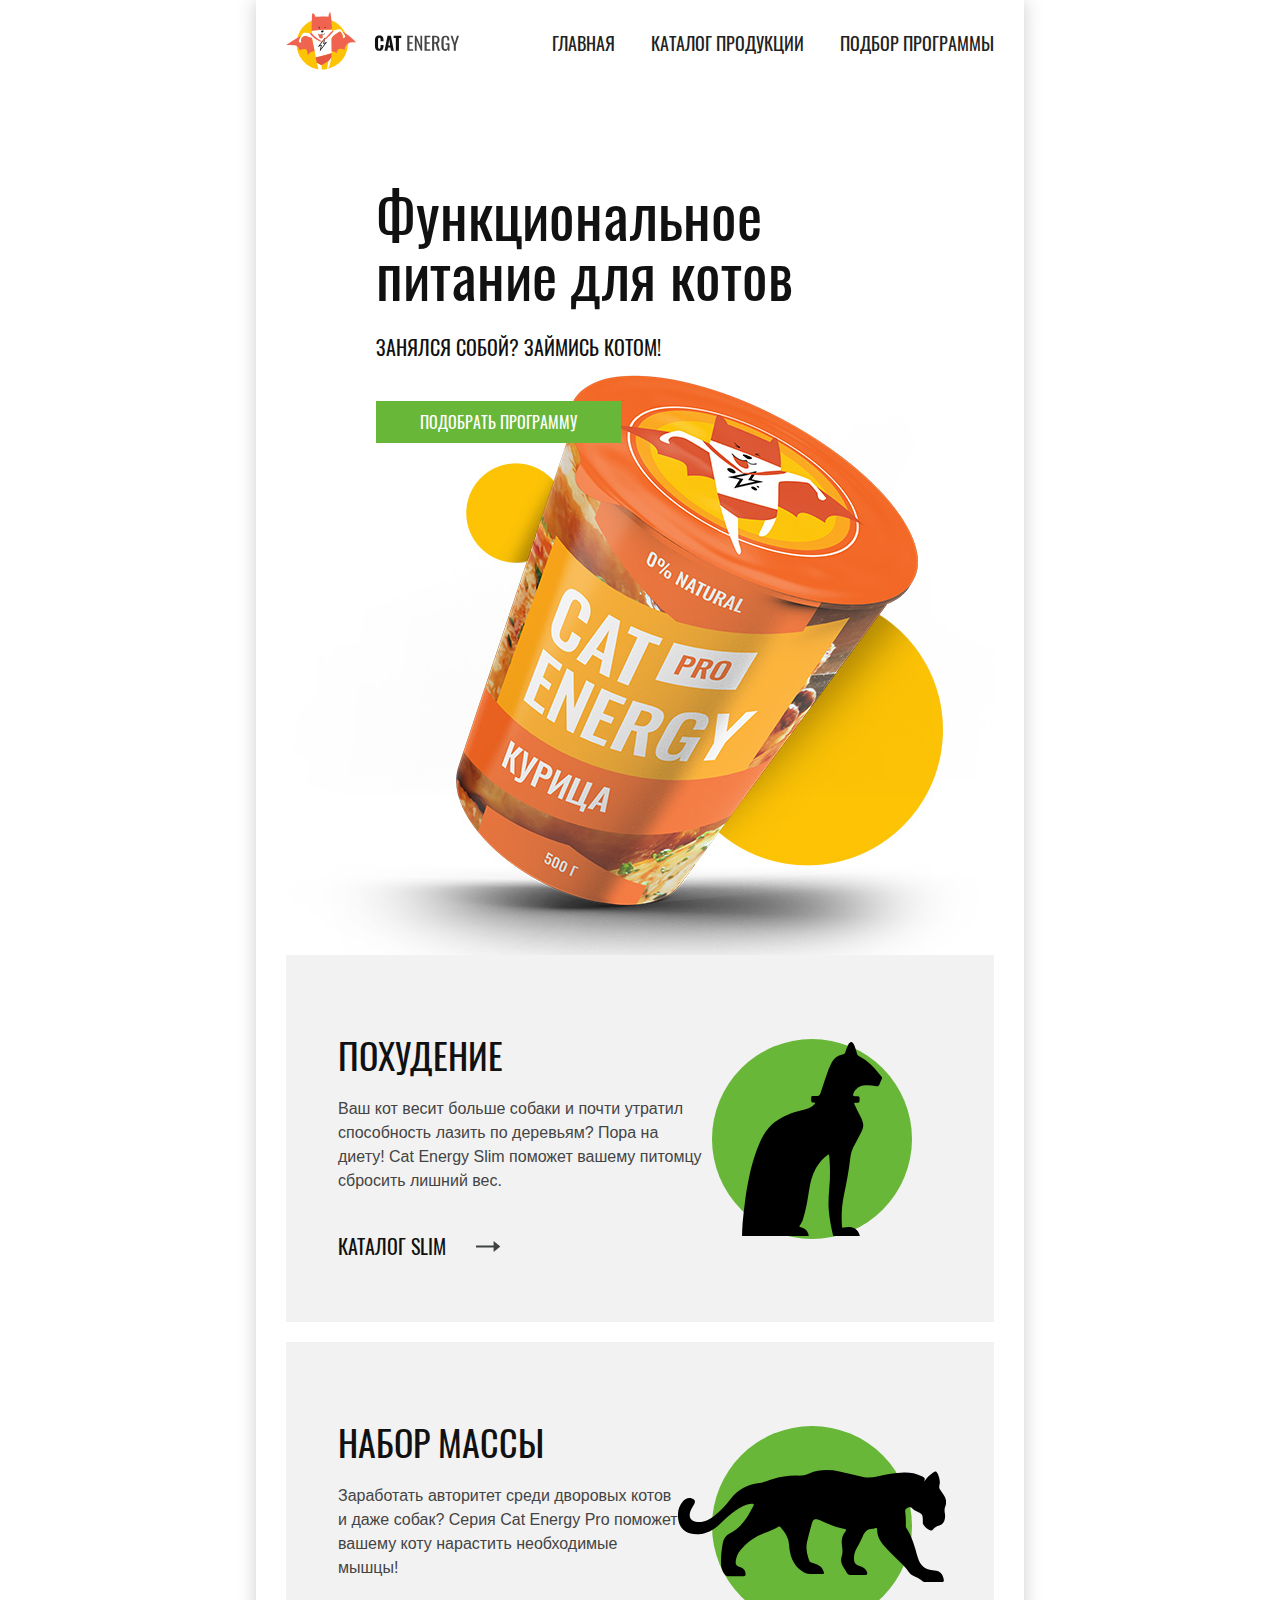
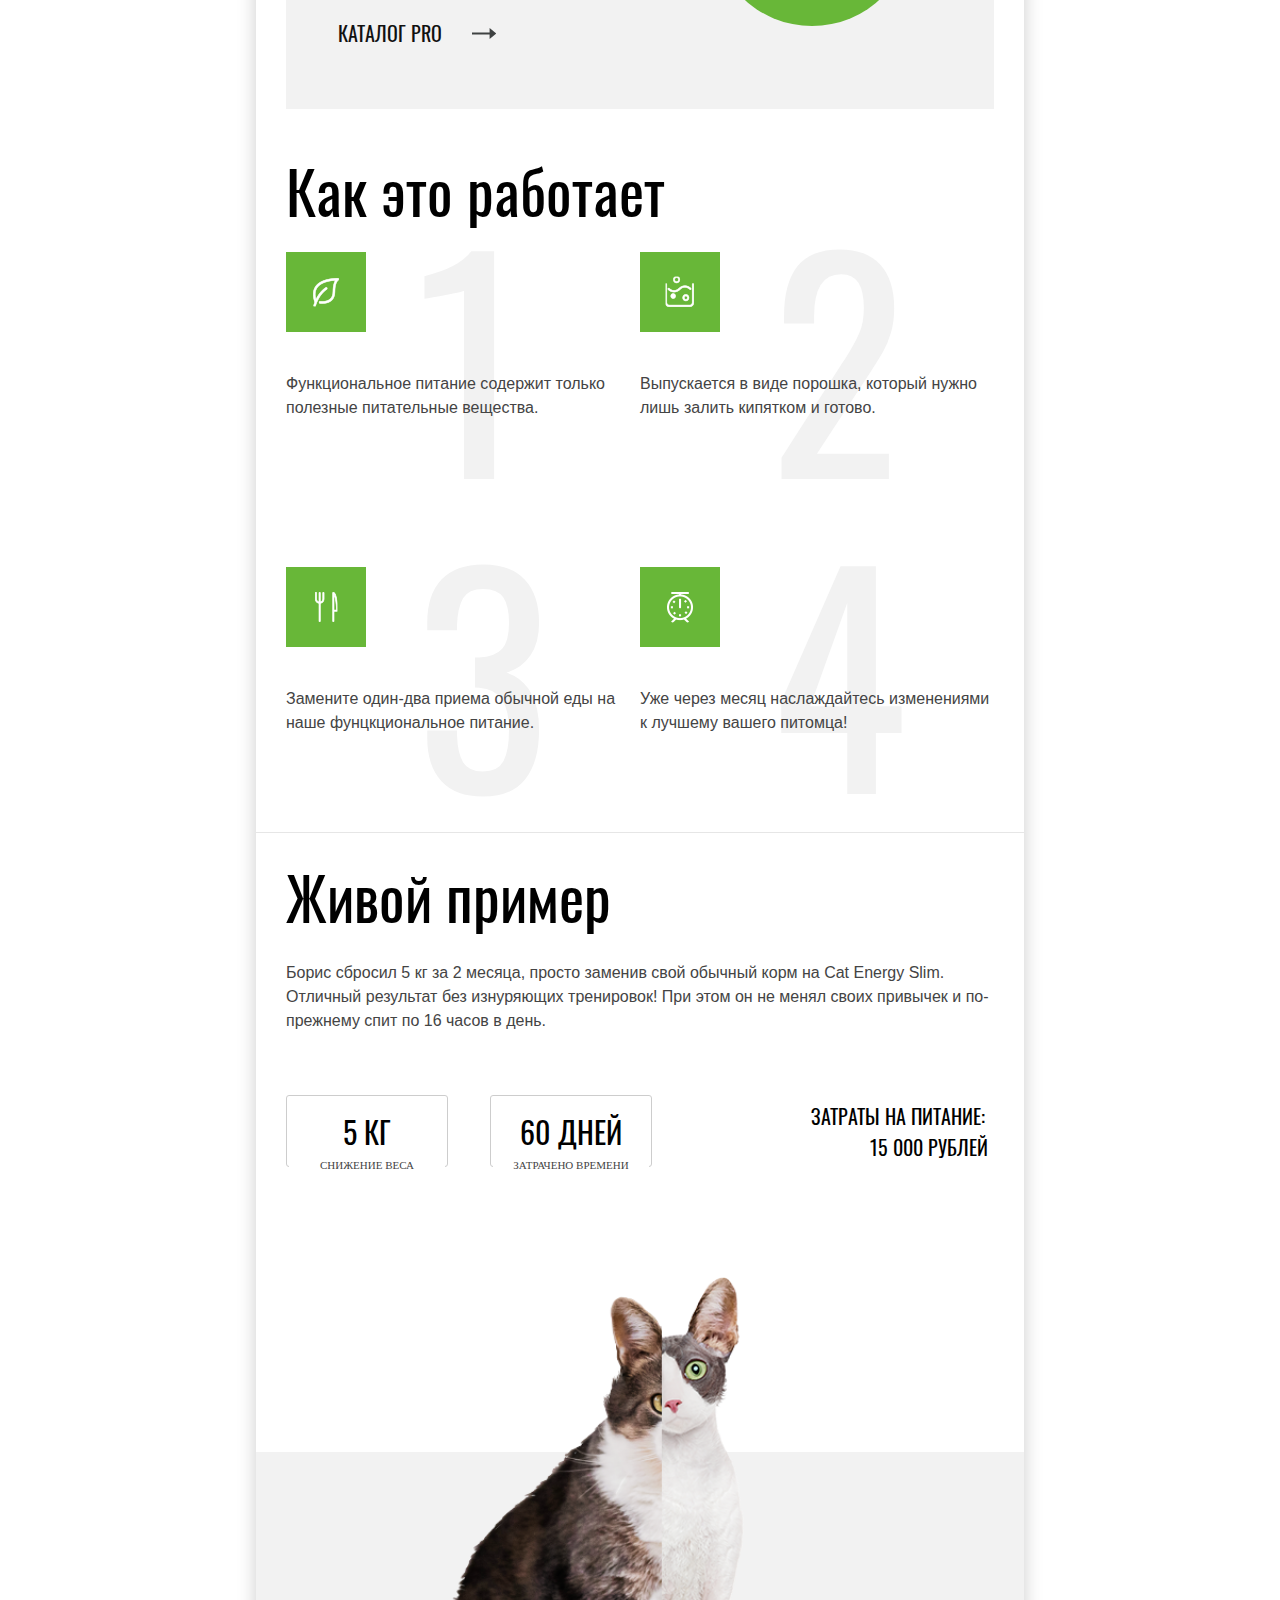
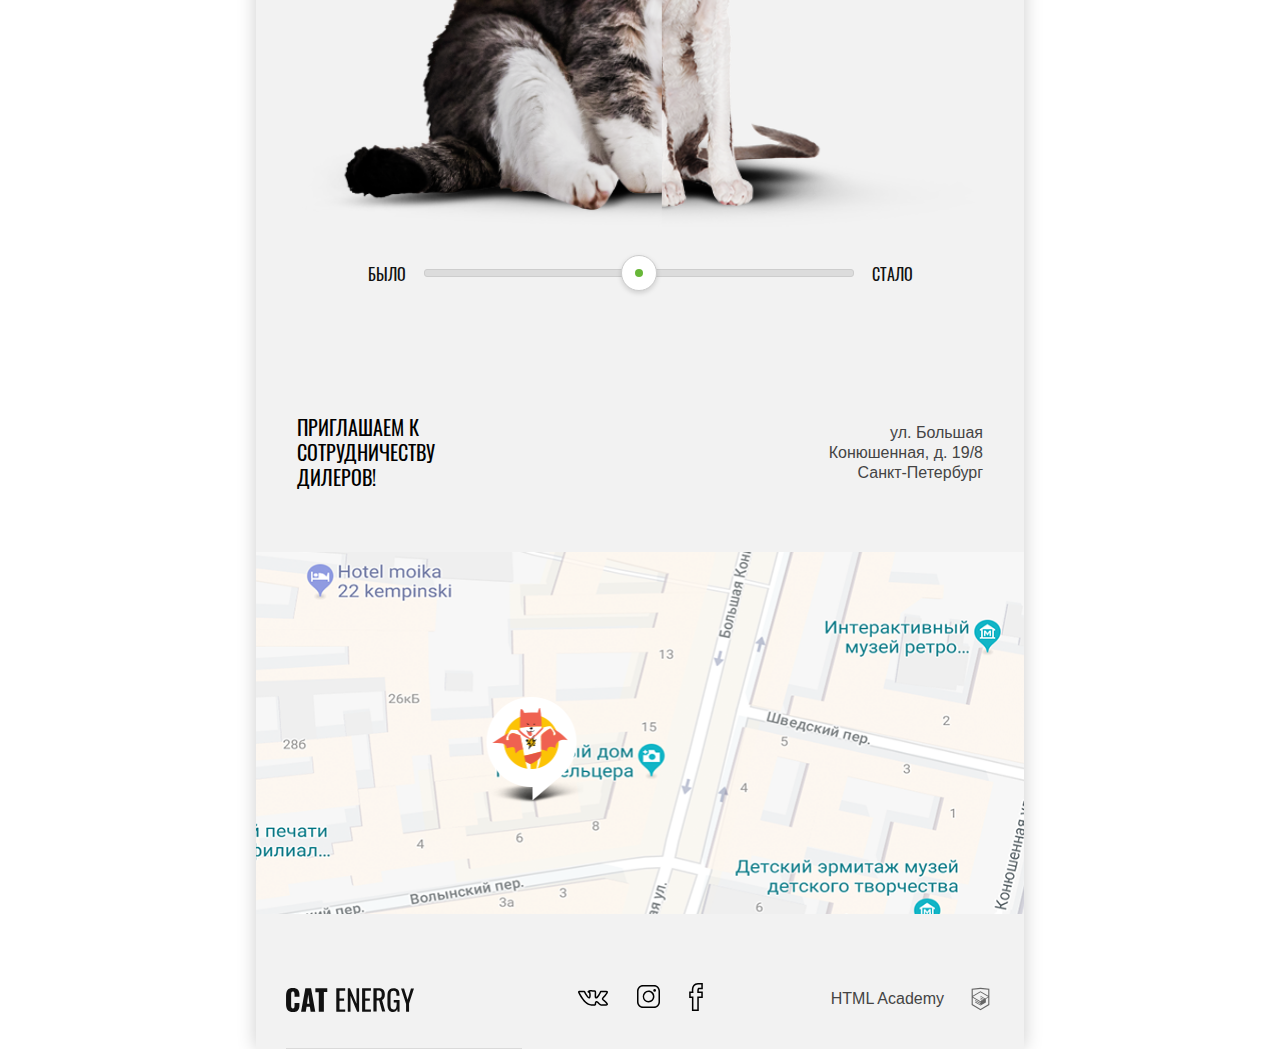
<file: index.html>
<!DOCTYPE html>
<html lang="ru">
<head>
  <meta charset="utf-8">
  <meta name="viewport" content="width=device-width, initial-scale=1">
  <title>Cat-Energy: Главная</title>
  <link rel="stylesheet" href="css/style.min.css">

</head>
<body>
  <div class="page-wrapper">
    <header class="page-header">
      <ul class="menu menu--closed">
        <li class="menu__item">
          <picture>
            <source media="(min-width: 1440px)" srcset="img/logo-desktop.svg">
            <source media="(min-width: 768px)" srcset="img/logo-tablet.svg">
            <img src="img/logo-mobile.svg" alt="Логотип" width="33" height="38">
          </picture>
          <img class="menu__item-logo" src="img/logo-mobile-header.svg" alt="Логотип" width="101" height="18">
          <button class="menu__toggle menu__toggle--closed">
            <svg class="menu__toggle-icon menu__toggle-icon--hamburger" width="24" height="18"><use xmlns:xlink="http://www.w3.org/1999/xlink" xlink:href="#icon-hamburger"></use></svg>
            <svg class="menu__toggle-icon menu__toggle-icon--close" width="18" height="18"><use xmlns:xlink="http://www.w3.org/1999/xlink" xlink:href="#icon-close"></use></svg>
          </button>
        </li>
        <li class="menu__item menu__item--hidden"><a href="index.html" class="menu__link menu__link--white">Главная</a></li>
        <li class="menu__item menu__item--hidden"><a href="catalog.html" class="menu__link menu__link--white">Каталог продукции</a></li>
        <li class="menu__item menu__item--hidden"><a href="form.html" class="menu__link menu__link--active menu__link--white">Подбор программы</a></li>
      </ul>
    </header>
    <main class="main-content">
      <section class="intro">
        <div class="layout-center">
          <h1 class="intro__title">Функциональное питание для котов</h1>
          <h2 class="intro__title intro__title--subtitle">Занялся собой? Займись котом!</h2>
          <a class="btn btn--intro" href="form.html">Подобрать программу</a>
        </div>
      </section>
      <section class="categories">
        <div class="layout-center">
          <div class="categories-item">
            <header class="categories-item__header">
              <div class="categories-item__icon categories-item__icon--slim">
                <svg width="35" height="49"><use xmlns:xlink="http://www.w3.org/1999/xlink" xlink:href="#icon-slim"></use></svg>
              </div>
              <h3 class="categories-item__title">Похудение</h3>
            </header>
            <p class="categories-item__content normal-text">
              Ваш кот весит больше собаки и почти утратил способность лазить по деревьям? Пора на диету! Cat Energy Slim поможет вашему питомцу сбросить лишний вес.
            </p>
            <footer class="categories-item__footer">
              <a href="catalog.html">Каталог Slim
                <svg width="24" height="11"><use xmlns:xlink="http://www.w3.org/1999/xlink" xlink:href="#icon-arrow-right"></use></svg>
              </a>

            </footer>
          </div>
          <div class="categories-item">
            <header class="categories-item__header">
              <div class="categories-item__icon categories-item__icon--gain">
                <svg  width="67" height="28"><use xmlns:xlink="http://www.w3.org/1999/xlink" xlink:href="#icon-pro"></use></svg>
              </div>
              <h3 class="categories-item__title">Набор массы</h3>
            </header>
            <p class="categories-item__content normal-text">
              Заработать авторитет среди дворовых котов и даже собак? Серия Cat Energy Pro поможет вашему коту нарастить необходимые мышцы!
            </p>
            <footer class="categories-item__footer">
              <a href="catalog.html">Каталог Pro
                <svg width="24" height="11"><use xmlns:xlink="http://www.w3.org/1999/xlink" xlink:href="#icon-arrow-right"></use></svg>
              </a>
            </footer>
          </div>
        </div>
      </section>
      <section class="advantages">
        <div class="layout-center">
          <h3 class="section-title">Как это работает</h3>
          <ul class="advantages-list">
            <li class="advantages-list__item normal-text">Функциональное питание содержит только полезные питательные вещества.
              <div class="advantages-list__item-icon">
              </div>
            </li>
            <li class="advantages-list__item normal-text">Выпускается в виде порошка, который нужно лишь залить кипятком и готово.
              <div class="advantages-list__item-icon">
              </div>
            </li>
            <li class="advantages-list__item normal-text">Замените один-два приема обычной еды на наше фунцкциональное питание.
              <div class="advantages-list__item-icon">
              </div>
            </li>
            <li class="advantages-list__item normal-text">Уже через месяц наслаждайтесь изменениями к лучшему вашего питомца!
            <div class="advantages-list__item-icon">
              </div>
            </li>
          </ul>
        </div>
      </section>
      <section class="example">
        <div class="layout-center">
          <h3 class="section-title">Живой пример</h3>
          <div class="example__inner">
            <div class="example-results">
              <p class="example-results__text normal-text">Борис сбросил 5 кг за 2 месяца, просто заменив свой обычный корм на Cat Energy Slim. Отличный результат без изнуряющих тренировок! При этом он не менял своих привычек и по-прежнему спит по 16 часов в день.
              </p>
              <div class="example-results__list">
                <div class="example-results__item">5 кг</div>
                <div class="example-results__item">60 дней</div>
                <div class="example-results__item example-results__item--cost"> Затраты на питание: <span>15 000 рублей</span></div>
              </div>
            </div>
            <div class="before-after">
              <picture class="before-after__image">
                <source media="(min-width: 768px)" srcset="img/before-after-tablet.png">
                <img src="img/before-mobile@1x.png" alt="До/После">
              </picture>
              <div class="before-after__slider">
                <div class="before-after__slider-label">
                  <input type="radio" id="before" name="toggle">
                  <label for="before">Было</label>
                </div>
                <div class="before-after__scale">
                  <div class="before-after__toggle"></div>
                </div>
                <div class="before-after__slider-label">
                  <input type="radio" id="after" name="toggle">
                  <label for="after">Стало</label>
                </div>
              </div>
            </div>
          </div>
        </div>
      </section>
      <section class="contacts">
        <div class="contacts__header layout-center">
          <h3 class="section-title section-title--small">Приглашаем к сотрудничеству дилеров!</h3>
          <address class="contacts__address">ул. Большая Конюшенная, д. 19/8 Санкт-Петербург</address>
        </div>
        <div class="contacts__map">
          <picture>
            <source media="(min-width: 1440px)" srcset="img/bg-map-desktop@1x.png, img/bg-map-desktop@2x.png 2x">
            <source media="(min-width: 768px)" srcset="img/bg-map-tablet@1x.png, img/bg-map-tablet@2x.png 2x">
            <img  src="img/bg-map-mobile@1x.png" srcset="img/bg-map-mobile@2x.png 2x" alt="Карта">
          </picture>
        </div>
      </section>
    </main>
    <footer class="page-footer layout-center">
      <div class="page-footer__logo">
        <img src="img/logo-footer.svg" alt="Логотип" width="128" height="24">
      </div>
      <div class="social-links">
        <a href="#" class="social-links__link social-links__link--vk">
          <svg><use xmlns:xlink="http://www.w3.org/1999/xlink" xlink:href="#icon-vk"></use></svg>
        </a>
        <a href="#" class="social-links__link social-links__link--instagram">
          <svg  width="23" height="23"><use xmlns:xlink="http://www.w3.org/1999/xlink" xlink:href="#icon-insta"></use></svg>
        </a>
        <a href="#" class="social-links__link social-links__link--facebook">
          <svg><use xmlns:xlink="http://www.w3.org/1999/xlink" xlink:href="#icon-fb"></use></svg>
        </a>
      </div>
      <div class="page-footer__htmlacademy">
        <span>HTML Academy</span>
        <svg ><use xmlns:xlink="http://www.w3.org/1999/xlink" xlink:href="#icon-htmlacademy"></use></svg>
      </div>
    </footer>
  </div>
  <svg style="display:none" xmlns="http://www.w3.org/2000/svg">
    <symbol id="icon-slim" viewBox="0 0 70 97">
      <path d="M54.8 0h-.4c-.7.4-1.1.9-1.4 1.6-.6 1.1-1 2.3-1.3 3.4-.2.8-.7 1.2-1.5 1.3-2.3.4-4 1.7-5.2 3.7-.7 1.3-1.3 2.6-1.8 3.9-1.4 3.7-2.5 7.5-3.8 11.2-.7 1.9-.8 1.9-2.7 1.9-2.3 0-2.1-.4-2.1 2.1 0 .8.2 1.2 1.1 1.2.3 0 .7-.1.8.2.1.3-.2.5-.4.7-1.2 1.3-2.7 2-4.3 2.4-1.9.5-3.8.9-5.7 1.5-4.7 1.6-9.1 3.8-12.6 7.6-2.1 2.3-3.5 5-4.7 7.8-3.8 8.7-5.6 17.8-7 27-.6 4.3-1.1 8.6-1.5 13C.2 92.7 0 94.8 0 97h33.3c.1-.5-.1-.9-.2-1.3-.7-1.8-2.1-2.7-3.8-3.1-.7-.2-.8-.4-.4-.9.7-.9 1.2-2 1.6-3.1 1.6-4.8 2.3-9.8 3.1-14.8.6-3.8 1.5-7.4 3.4-10.8 1.5-2.5 3.3-4.6 5.6-6.4.8-.6.9-.6 1 .4.1.7.1 1.4.2 2.2.3 4.7.3 9.5-.2 14.2-.3 3.7-.5 7.4-.2 11 .4 4.3 1.2 8.4 2.2 12.6h13.3c-.3-2.2-2.1-4-4.2-4.4-1.3-.2-2.5-.1-3.8.2-.6.1-.8 0-.9-.6-.4-5.3-.1-10.6 1-15.8 1.3-6 2.4-12.1 3.1-18.2.3-2.5 1-4.8 2.3-7 1.2-2.1 2.2-4.3 3.4-6.5.9-1.7 1.1-3.4.4-5.2-.3-.7-.5-1.4-.9-2.1-1-2-2-3.9-2.9-5.9-.5-1-.4-1.1.7-1.1 1.6 0 1.6 0 1.7-1.6v-.7c0-.7-.3-1.1-1-1h-1.5c-.7 0-.9-.3-.7-1 .6-2.3 2.8-4.1 5.1-4.4 2.2-.3 4.4 0 6.6.4.6.1 1 0 1.3-.6.4-1 .8-2 1.3-3 .2-.4.2-.8-.1-1.1-3.2-4.2-6.7-8-11.4-10.4-.5-.3-.8-.6-.9-1.1-.3-1.4-.7-2.8-1.3-4.2-.3-.7-.6-1.3-1.4-1.7z"/>
    </symbol>
    <symbol id="icon-pro" viewBox="0 0 134 56">
      <path d="M123.1 5.8c1.2-1.9 2.7-3.4 4.5-4.6 1-.7 1.6-.7 2.2.6.8 1.9 1.5 3.9.9 6-.2.8-.1 1.4.4 2.1.6.8 1.1 1.6 1.6 2.3 1.3 1.9 1.8 3.9.9 6.2-.4 1-.4 2-.2 3.1.2 1 .2 2 0 3-.3 1.6-1.1 2.7-2.7 3.2-1.3.3-2.4.9-3.2 2-.2.3-.5.5-.9.5-1.2.2-4.2-2.5-4.2-3.7v-.6c.1-3.6-.1-3.9-3.4-5.4-.7-.3-1.3-.6-1.8-1.2-.6-.8-1.4-.7-2.3-.4-.8.4-1.4.9-1.3 1.9.3 2.4.4 4.8.3 7.3 0 .3.1.6.2.8 3.1 4.5 4.3 9.8 5.8 14.9 1.2 3.9 3.4 6 7.4 6.3.6 0 1.3.2 1.9.3 1.8.3 2.9 1.5 3.4 3.2.7 2.1.3 2.6-1.8 2.6h-6.5c-.9 0-1.6-.2-2.3-.8-1-1-2.2-1.4-3.4-2-1.3-.6-2.6-1.3-3.4-2.6-1.1-1.7-2.6-3.1-4-4.5-2.8-2.9-5.8-5.7-8.4-8.7-1.9-2.2-3.2-4.6-3.2-7.6 0-.9-.2-1.3-1.2-.9-.3.2-.7.3-1 .3-2.8 0-4.2 1.7-5.2 4.2-.9 2.1-2.1 4.1-3.2 6.2-.5 1.1-1 2.6-1 4.2 0 2.4.6 3.2 2.8 4 1.4.5 2.7 1 3.4 2.4.8 1.6.6 2-1.1 2.1h-6.8c-.9 0-1.5-.3-1.9-1.1l-1.8-3c-1-1.7-1.4-3.4-.7-5.4.6-1.7.3-3.6.1-5.3-.4-2.6 0-4.9 1.7-7 .6-.7.6-1-.4-1.2-4.1-.8-8-2.3-11.8-4.1 0 0-.1 0-.1-.1-3.2-1.2-3.8-1-4.7 2.3-.8 2.8-1.6 5.6-2.2 8.5-.7 3.2.1 6.2 1.1 9.2.4 1.2 1.6 1.1 2.5 1.4 2 .6 3.7 1.4 4.5 3.5.7 1.6.6 1.8-1.1 1.8-1.7 0-3.4-.1-5.2 0-1.6.1-2.8-.5-4.2-1.4-4.8-3.2-6.2-8.1-6.6-13.4-.2-3.3-2-5.9-4.1-8.4-.4-.5-.8-.7-1.4-.3-2.1 1.3-4.5 2.1-6.7 3-4.8 1.8-9 4.6-12.2 8.8-1.2 1.5-1.9 3.2-2.2 5.1-.3 1.8.2 2.6 2 3.1 1.9.6 2.7 1.5 2.9 3.4.1.8-.2 1.2-1 1.2h-8.1c-.6 0-1-.4-1.3-.8-1.3-1.6-1.9-3.5-1.9-5.5-.1-3.5.3-6.9.9-10.3.4-2.1 1.4-3.8 3.4-4.8 5.9-2.8 9-8.1 11.8-13.6.6-1.1.1-1.3-.9-1.2-2.9.3-5.4 1.6-7.7 3.2-3 2.1-5.7 4.6-8.3 7.1-2.9 2.7-6.2 4.6-10.3 4.9C3.1 32.5-.3 28.4 0 21.8c.1-2.3.9-4.4 2.4-6.1 1.2-1.3 2.6-2 4.5-1.5 1.5.4 1.9 1.2 1.3 2.7-.3.6-.7 1.1-1 1.7-.4.6-.8 1.3-1 2-1.1 3 .4 5.1 3.5 5.4 3.3.3 6-1.1 8.5-3.1 3-2.4 5.7-5.2 8-8.3 3.7-4.8 8.5-7.3 14.4-8.1 2.3-.3 4.3-1.3 6.5-1.9 4.1-1.2 8.3-1.9 12.7-1.8 2 .1 3.9-.3 5.8-1.1 4.9-2 10-2 15.1-1 4 .8 8 1.8 11.9 2.8 2.2.5 4.7.3 7-.2 4.4-1 8.9-1.9 13.4-2 3-.1 5.9.4 8.6 1.7 2 .9 2 .9 1.5 2.8z"/>
    </symbol>
    <symbol id="icon-vk" viewBox="3.007 11.628 30.004 15.761">
      <path d="M26.945 27.388c-.386 0-1.17-.082-2.075-.632-.642-.385-1.223-.968-1.784-1.532-.438-.44-1.171-1.177-1.447-1.177-.268.075-.481.921-.476 1.569.004.113-.001.774-.468 1.213-.425.4-1.088.485-1.216.498l-1.926.007c-.967 0-4.358-.218-7.429-3.021-3.674-3.358-6.835-9.798-6.968-10.07-.197-.462-.248-1.066.152-1.482.392-.413 1.081-.472 1.359-.479l4.083-.024.115.008c.091.014.567.095.957.349.388.247.59.651.626.73.01.021.649 1.432 1.475 2.684 1.312 1.99 1.896 2.455 2.103 2.562.188-.417.277-1.7.187-2.871.001-.493-.101-1.098-.252-1.278-.112-.134-.426-.253-.778-.294l-.722-.691c-.096-.658.635-1.226 1.149-1.446.737-.316 1.792-.382 3.147-.382l.71.005c1.235.012 1.622.081 2.149.191 1.702.361 1.64 1.729 1.567 3.312-.021.464-.046 1.001-.046 1.621 0 .151-.005.312-.011.479-.012.38-.032 1.038.093 1.304.219-.145.852-.665 2.072-2.483.783-1.165 1.4-2.539 1.517-2.803l.001-.001c.182-.43.608-.941 1.613-.946l4.274-.024c.012-.003.172-.016.377-.016.98 0 1.597.287 1.832.854.269.65.169 1.657-2.354 4.605-.37.432-.697.804-.982 1.127-.598.678-1.216 1.379-1.237 1.595.053.169.662.665 1.252 1.145 1.53 1.247 2.528 2.264 3.033 3.073.522.759.429 1.33.258 1.677-.424.864-1.638.973-1.877.985l-3.79.047a2.525 2.525 0 0 1-.263.012zm-5.307-4.84c.899 0 1.682.786 2.511 1.618.497.5 1.011 1.016 1.496 1.307.727.44 1.316.421 1.398.412l.103-.009 3.805-.047c.171-.012.411-.073.536-.136a1.167 1.167 0 0 0-.098-.167c-.449-.718-1.388-1.659-2.686-2.718-1.184-.963-1.801-1.465-1.865-2.244-.066-.805.493-1.439 1.607-2.703.28-.318.604-.685.967-1.109 1.559-1.821 1.957-2.64 2.058-2.956-.17-.029-.648-.021-.678-.018l-4.361.028c-.191.001-.249.035-.249.036-.176.414-.812 1.812-1.644 3.05-1.895 2.82-2.785 3.2-3.407 3.201-.204 0-.396-.05-.569-.148-1.003-.569-.963-1.834-.934-2.757.005-.149.01-.295.01-.431 0-.646.025-1.207.048-1.689.076-1.68.016-1.692-.379-1.776-.409-.086-.705-.147-1.856-.159l-.693-.005c-.624 0-1.343.014-1.906.098.092.074.18.157.259.251.588.704.604 1.951.601 2.194.13 1.646.061 3.796-1.018 4.313a1.365 1.365 0 0 1-.597.137c-.926 0-1.854-.885-3.425-3.267a22.863 22.863 0 0 1-1.587-2.887.47.47 0 0 0-.075-.094 1.133 1.133 0 0 0-.32-.116l-4.001.024c-.021.001-.045.002-.07.005.591 1.189 3.426 6.592 6.519 9.419 2.74 2.502 5.826 2.629 6.417 2.629l1.851-.003c.046-.01.218-.062.269-.1-.019.018-.01-.053-.01-.097-.003-.265.012-2.595 1.578-3.034.126-.034.259-.052.395-.052z"/>
    </symbol>
    <symbol id="icon-insta" viewBox="-3 -3 23 23">
      <path d="M14.002-1.501C16.482-1.501 18.5.519 18.5 3v11c0 2.481-2.018 4.5-4.498 4.5H3.01A4.504 4.504 0 0 1-1.488 14V3C-1.488.519.53-1.5 3.01-1.5h10.992m0-1.5H3.01C-.29-3-2.987-.301-2.987 3v11.001C-2.987 17.299-.29 20 3.01 20h10.995C17.301 20 20 17.299 20 13.999V3c0-3.301-2.699-6-5.998-6z"/><path d="M8.506 4.078a4.434 4.434 0 0 1 4.429 4.428c0 2.44-1.989 4.43-4.429 4.43a4.434 4.434 0 0 1-4.428-4.43 4.431 4.431 0 0 1 4.428-4.428m0-1.5a5.929 5.929 0 0 0 0 11.855c3.274 0 5.926-2.653 5.926-5.927S11.78 2.578 8.506 2.578z"/><circle cx="14.646" cy="2.379" r="1.341"/>
    </symbol>
    <symbol id ="icon-fb" viewBox="34.789 -4.709 13.518 27.75">
      <path d="M44.32 23.041h-6.816V10.137h-2.715V3.763h2.629c-.202-2.887.298-5 1.519-6.444 1.039-1.229 2.583-1.911 4.588-2.026l4.782-.001v6.15h-3.755c-.166.315-.251 1.093-.252 2.321h3.978v6.375H44.32v12.903zm-5.316-1.5h3.816V8.637h3.957V5.263h-3.953l-.016-.734c-.044-2.04.002-3.784 1.007-4.46l.19-.127h2.801v-3.15h-3.239c-1.557.091-2.711.581-3.485 1.496-1.041 1.231-1.41 3.298-1.099 6.144l.092.832h-2.786v3.375h2.715v12.902z"/>
    </symbol>
    <symbol id="icon-htmlacademy" viewBox="0 0 60 60">
      <path d="M30.2 5H30L10.3 7.1v36.2L30 55l19.7-11.7V7.1L30.2 5zm17 36.8L30 52 12.8 41.8V27l17.1 10.2V39l-11.7-7v1.8L30 40.9v1.9l-11.8-7v1.8l11.8 7 11.9-7.1v-7.6l5.3-3.2v15.1zm-.1-17l-4.7 2.8-2.2 1.3-10.3-6.1v1.8l8.8 5.3h-.1l-.2.1-1.3.7-7.3-4.3v1.8l5.8 3.4-1.4.9-4.3-2.6v1.8l2.9 1.7-2.9 1.7-17-10.1 17-10.2 17.2 10zm.1-1.8L29.9 12.8 12.8 23V9.4L30 7.6l17.2 1.8V23z"/>
    </symbol>
    <symbol id="icon-hamburger" viewBox="0 0 24 18">
      <path d="M0 16h24v2H0zm0-8h24v2H0zm0-8h24v2H0z"/>
    </symbol>
    <symbol id="icon-close" viewBox="0 0 18 18">
      <path d="M18 1.3L16.7 0 9 7.7 1.3 0 0 1.3 7.7 9 0 16.7 1.3 18 9 10.3l7.7 7.7 1.3-1.3L10.3 9z"/>
    </symbol>
    <symbol id="icon-arrow-right" width="24" height="11" viewBox="0 0 24 11"><path fill="#3f4242" d="M17.6 0l6.6 5.5-6.6 5.5V6.6H0V4.4h17.6z"/></symbol>
  </svg>
  <script src="js/script.js"></script>
</body>
</html>
</file>
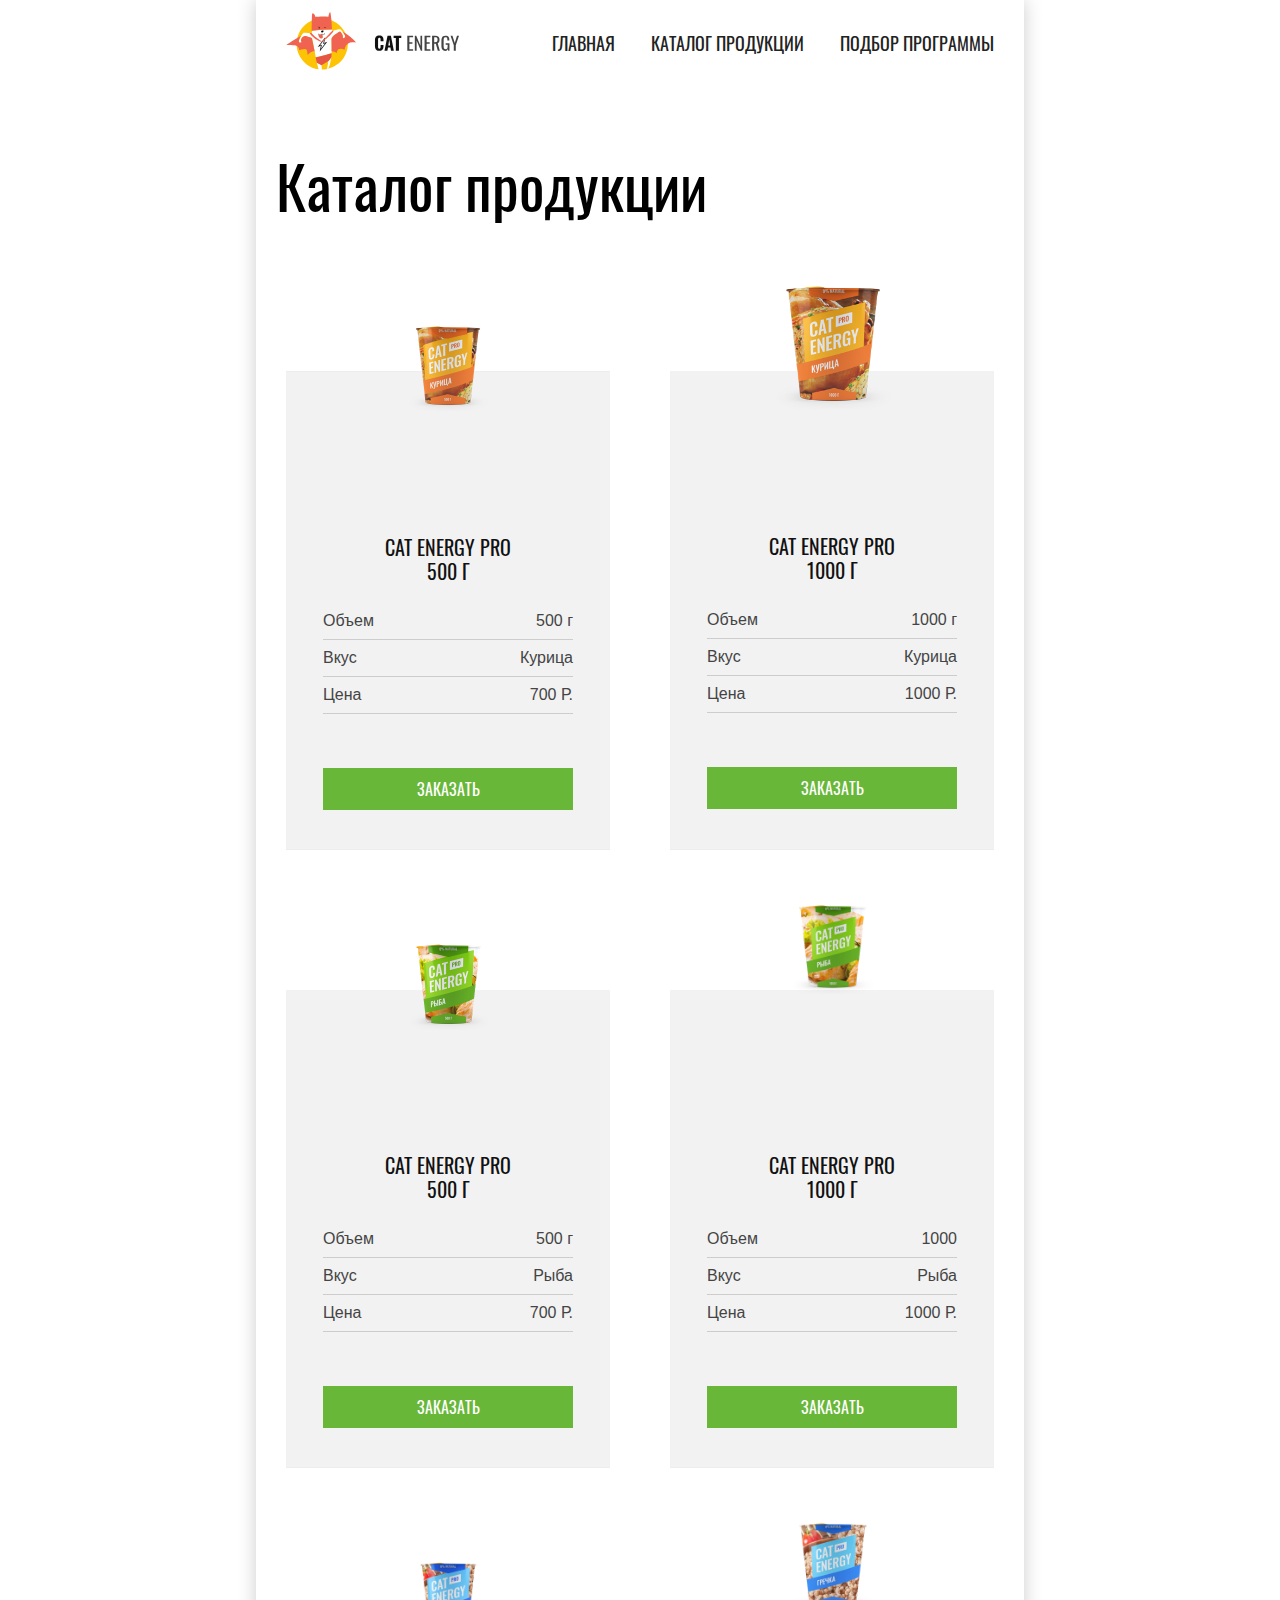
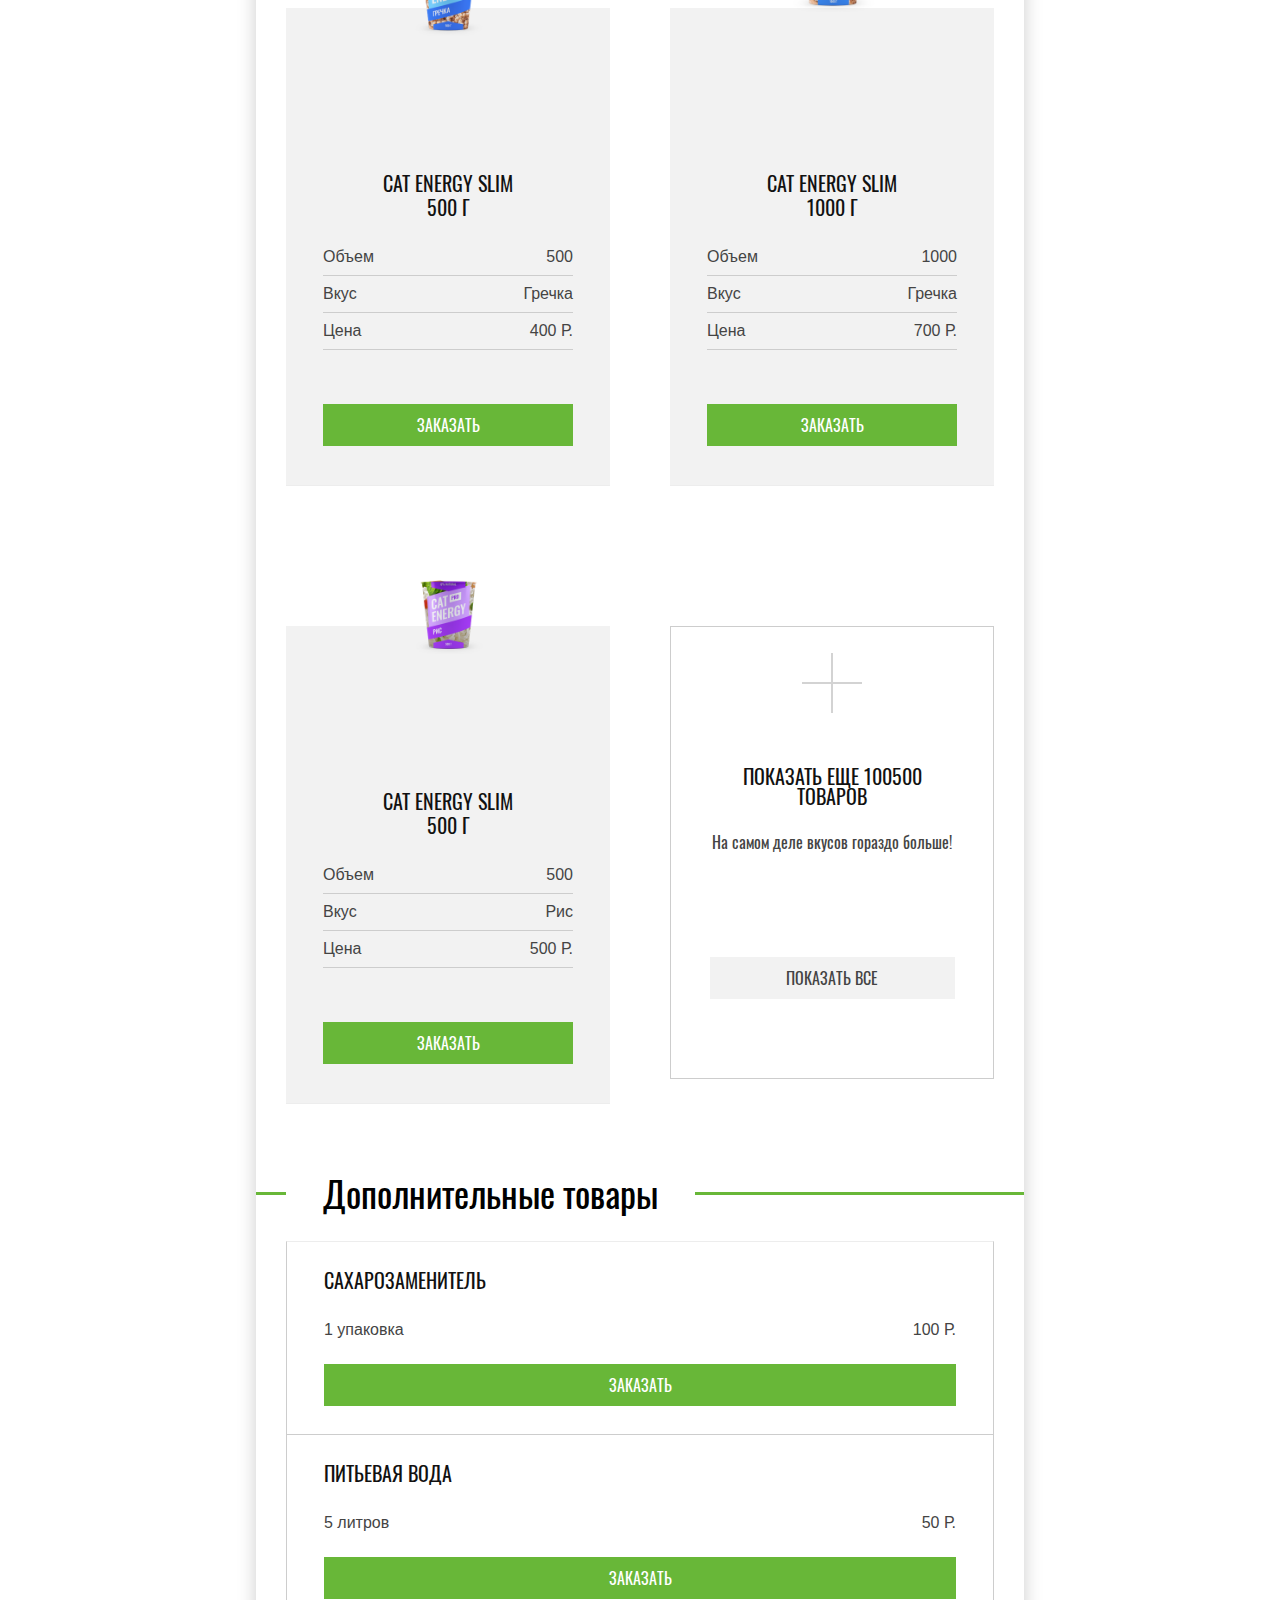
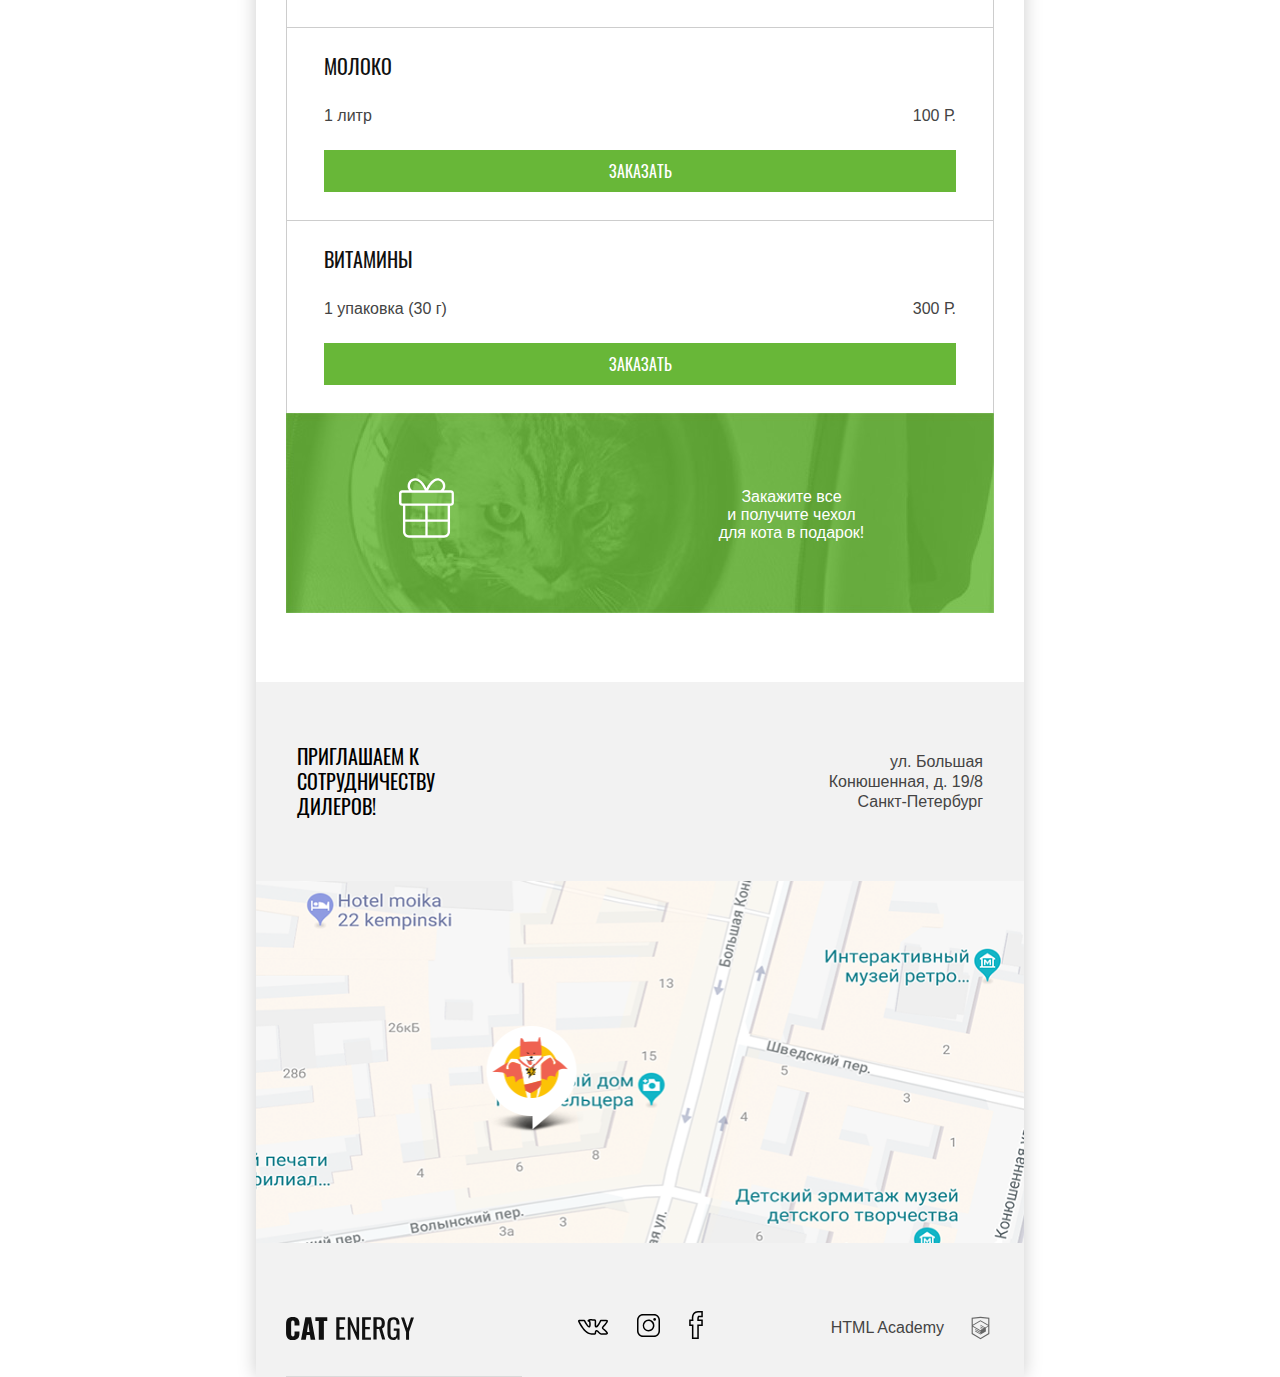
<file: catalog.html>
<!DOCTYPE html>
<html lang="ru">
<head>
  <meta charset="utf-8">
  <meta name="viewport" content="width=device-width, initial-scale=1">
  <title>Cat-Energy: Каталог</title>
  <link rel="stylesheet" href="css/style.min.css">
</head>
<body>
  <div class="page-wrapper">
    <header class="page-header">
      <ul class="menu menu--closed">
        <li class="menu__item">
          <picture>
            <source media="(min-width: 1440px)" srcset="img/logo-desktop.svg">
            <source media="(min-width: 768px)" srcset="img/logo-tablet.svg">
            <img src="img/logo-mobile.svg" alt="Логотип" width="33" height="38">
          </picture>
          <img class="menu__item-logo" src="img/logo-mobile-header.svg" alt="Логотип" width="101" height="18">
          <button class="menu__toggle menu__toggle--closed">
            <svg  width="24" height="18"><use xmlns:xlink="http://www.w3.org/1999/xlink" xlink:href="#icon-hamburger"></use></svg>
            <svg width="18" height="18"><use xmlns:xlink="http://www.w3.org/1999/xlink" xlink:href="#icon-close"></use></svg>
          </button>
        </li>
        <li class="menu__item menu__item--hidden"><a href="index.html" class="menu__link">Главная</a></li>
        <li class="menu__item menu__item--hidden"><a href="catalog.html" class="menu__link">Каталог продукции</a></li>
        <li class="menu__item menu__item--hidden"><a href="form.html" class="menu__link menu__link--active">Подбор программы</a></li>
      </ul>
    </header>
    <main class="main-content">
      <section class="catalog">
        <h1 class="section-title">Каталог продукции</h1>
        <div class="products">
          <div class="product">
            <div class="product__image">
              <picture>
                <source media="(min-width: 1440px)" srcset="img/chicken-small-desktop@1x.png, img/chicken-small-desktop@2x.png 2x">
                <source media="(min-width: 768px)" srcset="img/chicken-small-tablet@1x.png, img/chicken-small-tablet@2x.png 2x">
                <img src="img/chicken-small-mobile@1x.jpg" srcset="img/cheken-small-mobile@2x.jpg 2x" alt="Cat Energy PRO 500 г">
              </picture>
            </div>
            <div class="product__name">
              <a class="product__link" href="#">Cat Energy PRO </br> 500 г</a>
            </div>
            <div class="product__description">
              <ul class="product__property-list">
                <li class="product__property">
                  <span class="product__property-name">Объем </span>
                  <span class="product__property-value">500 г</span>
                </li>
                <li class="product__property">
                  <span class="product__property-name">Вкус </span>
                  <span class="product__property-value">Курица</span>
                </li>
                <li class="product__property">
                  <span class="product__property-name">Цена </span>
                  <span class="product__property-value">700 р.</span>
                </li>
              </ul>
            </div>
            <a class="btn btn--order" href="#">Заказать</a>
          </div>
          <div class="product">
            <div class="product__image product__image--big">
              <picture>
                <source media="(min-width: 1440px)" srcset="img/chicken-big-desktop@1x.png, img/chicken-big-desktop@2x.png 2x">
                <source media="(min-width: 768px)" srcset="img/chicken-big-tablet@1x.png, img/chicken-big-tablet@2x.png 2x">
                <img src="img/chicken-big-mobile@1x.jpg" srcset="img/chicken-big-mobile@2x.jpg 2x" alt="Cat Energy PRO 1000 г">
              </picture>
            </div>
            <div class="product__name">
              <a class="product__link" href="#">Cat Energy PRO </br> 1000 г</a>
            </div>
            <div class="product__description">
              <ul class="product__property-list">
                <li class="product__property">
                  <span class="product__property-name">Объем</span>
                  <span class="product__property-value">1000 г</span>
                </li>
                <li class="product__property">
                  <span class="product__property-name">Вкус</span>
                  <span class="product__property-value">Курица</span>
                </li>
                <li class="product__property">
                  <span class="product__property-name">Цена</span>
                  <span class="product__property-value">1000 р.</span>
                </li>
              </ul>
            </div>
            <a class="btn btn--order" href="#">Заказать</a>
          </div>
          <div class="product">
            <div class="product__image">
              <picture>
                <source media="(min-width: 1440px)" srcset="img/fish-small-desktop@1x.png, img/fish-small-desktop@2x.png 2x">
                <source media="(min-width: 768px)" srcset="img/fish-small-tablet@1x.png, img/fish-small-tablet@2x.png 2x">
                <img src="img/fish-small-mobile@1x.jpg" srcset="img/fish-small-mobile@2x.jpg 2x" alt="Cat Energy PRO 500 г">
              </picture>
            </div>
            <div class="product__name">
              <a class="product__link" href="#">Cat Energy PRO </br> 500 г</a>
            </div>
            <div class="product__description">
              <ul class="product__property-list">
                <li class="product__property">
                  <span class="product__property-name">Объем</span>
                  <span class="product__property-value">500 г</span>
                </li>
                <li class="product__property">
                  <span class="product__property-name">Вкус</span>
                  <span class="product__property-value">Рыба</span>
                </li>
                <li class="product__property">
                  <span class="product__property-name">Цена</span>
                  <span class="product__property-value">700 р.</span>
                </li>
              </ul>
            </div>
            <a class="btn btn--order" href="#">Заказать</a>
          </div>
          <div class="product">
            <div class="product__image">
              <picture>
                <source media="(min-width: 1440px)" srcset="img/fish-big-desktop@1x.png, img/fish-big-desktop@2x.png 2x">
                <source media="(min-width: 768px)" srcset="img/fish-big-tablet@1x.png, img/fish-big-tablet@2x.png 2x">
                <img src="img/fish-big-mobile@1x.jpg" srcset="img/fish-big-mobile@2x.jpg 2x" alt="Cat Energy PRO 500 г" width="140" height="144">
              </picture>
            </div>
            <div class="product__name">
              <a class="product__link" href="#">Cat Energy PRO </br> 1000 г</a>
            </div>
            <div class="product__description">
              <ul class="product__property-list">
                <li class="product__property">
                  <span class="product__property-name">Объем</span>
                  <span class="product__property-value">1000</span>
                </li>
                <li class="product__property">
                  <span class="product__property-name">Вкус</span>
                  <span class="product__property-value">Рыба</span>
                </li>
                <li class="product__property">
                  <span class="product__property-name">Цена</span>
                  <span class="product__property-value">1000 р.</span>
                </li>
              </ul>
            </div>
            <a class="btn btn--order" href="#">Заказать</a>
          </div>
          <div class="product">
            <div class="product__image">
              <picture>
                <source media="(min-width: 1440px)" srcset="img/buckwheat-small-desktop@1x.png, img/buckwheat-small-desktop@2x.png 2x">
                <source media="(min-width: 768px)" srcset="img/buckwheat-small-tablet@1x.png, img/buckwheat-small-tablet@2x.png 2x">
                <img src="img/buckwheat-small-mobile@1x.jpg" srcset="img/buckwheat-small-mobile@2x.jpg 2x" alt="Cat Energy PRO 500 г" width="140" height="144">
              </picture>
            </div>
            <div class="product__name">
              <a class="product__link" href="#">Cat Energy Slim </br> 500 г</a>
            </div>
            <div class="product__description">
              <ul class="product__property-list">
                <li class="product__property">
                  <span class="product__property-name">Объем</span>
                  <span class="product__property-value">500</span>
                </li>
                <li class="product__property">
                  <span class="product__property-name">Вкус</span>
                  <span class="product__property-value">Гречка</span>
                </li>
                <li class="product__property">
                  <span class="product__property-name">Цена</span>
                  <span class="product__property-value">400 р.</span>
                </li>
              </ul>
            </div>
            <a class="btn btn--order" href="#">Заказать</a>
          </div>
          <div class="product">
            <div class="product__image">
              <picture>
                <source media="(min-width: 1440px)" srcset="img/buckwheat-big-desktop@1x.png, img/buckwheat-big-desktop@2x.png 2x">
                <source media="(min-width: 768px)" srcset="img/buckwheat-big-tablet@1x.png, img/buckwheat-big-tablet@2x.png 2x">
                <img src="img/buckwheat-big-mobile@1x.jpg" srcset="img/buckwheat-big-mobile@2x.jpg 2x" alt="Cat Energy PRO 500 г" width="140" height="144">
              </picture>
            </div>
            <div class="product__name">
              <a class="product__link" href="#">Cat Energy Slim </br> 1000 г</a>
            </div>
            <div class="product__description">
              <ul class="product__property-list">
                <li class="product__property">
                  <span class="product__property-name">Объем</span>
                  <span class="product__property-value">1000</span>
                </li>
                <li class="product__property">
                  <span class="product__property-name">Вкус</span>
                  <span class="product__property-value">Гречка</span>
                </li>
                <li class="product__property">
                  <span class="product__property-name">Цена</span>
                  <span class="product__property-value">700 р.</span>
                </li>
              </ul>
            </div>
            <a class="btn btn--order" href="#">Заказать</a>
          </div>
          <div class="product">
            <div class="product__image">
              <picture>
                <source media="(min-width: 1440px)" srcset="img/rice-small-desktop@1x.png, img/rice-small-desktop@2x.png 2x">
                <source media="(min-width: 768px)" srcset="img/rice-small-tablet@1x.png, img/rice-small-tablet@2x.png 2x">
                <img src="img/rice-small-mobile@1x.jpg" srcset="img/rice-small-mobile@2x.jpg 2x" alt="Cat Energy PRO 500 г" width="140" height="144">
              </picture>
            </div>
            <div class="product__name">
              <a class="product__link" href="#">Cat Energy Slim </br> 500 г</a>
            </div>
            <div class="product__description">
              <ul class="product__property-list">
                <li class="product__property">
                  <span class="product__property-name">Объем</span>
                  <span class="product__property-value">500</span>
                </li>
                <li class="product__property">
                  <span class="product__property-name">Вкус</span>
                  <span class="product__property-value">Рис</span>
                </li>
                <li class="product__property">
                  <span class="product__property-name">Цена</span>
                  <span class="product__property-value">500 р.</span>
                </li>
              </ul>
            </div>
            <a class="btn btn--order" href="#">Заказать</a>
          </div>
          <div class="products__showmore">
            <p class="products__showmore-title">Показать еще 100500 товаров</p>
            <p class="products__showmore-subtitle">На самом деле вкусов гораздо больше!</p>
            <a class="btn btn--showmore" href="#">Показать все</a>
          </div>
          <div class="additional-products">
            <h2 class="section-title section-title--medium">Дополнительные товары</h2>
            <div class="additional-products__wrapper">
              <div class="products products--additional">
                <div class="product product--additional">
                  <div class="product__name">
                    <a class="product__link" href="#">Сахарозаменитель</a>
                  </div>
                  <div class="product__description">
                    <ul class="product__property-list">
                      <li class="product__property">
                        <span class="product__property-name">1 упаковка</span>
                        <span class="product__property-value">100 р.</span>
                      </li>
                    </ul>
                  </div>
                  <a class="btn btn--order" href="#">Заказать</a>
                </div>
                <div class="product product--additional">
                  <div class="product__name">
                    <a class="product__link" href="#">Питьевая вода</a>
                  </div>
                  <div class="product__description">
                    <ul class="product__property-list">
                      <li class="product__property">
                        <span class="product__property-name">5 литров</span>
                        <span class="product__property-value">50 р.</span>
                      </li>
                    </ul>
                  </div>
                  <a class="btn btn--order" href="#">Заказать</a>
                </div>
                <div class="product product--additional">
                  <div class="product__name">
                    <a class="product__link" href="#">Молоко</a>
                  </div>
                  <div class="product__description">
                    <ul class="product__property-list">
                      <li class="product__property">
                        <span class="product__property-name">1 литр</span>
                        <span class="product__property-value">100 р.</span>
                      </li>
                    </ul>
                  </div>
                  <a class="btn btn--order" href="#">Заказать</a>
                </div>
                <div class="product product--additional">
                  <div class="product__name">
                    <a class="product__link" href="#">Витамины</a>
                  </div>
                  <div class="product__description">
                    <ul class="product__property-list">
                      <li class="product__property">
                        <span class="product__property-name">1 упаковка (30 г)</span>
                        <span class="product__property-value">300 р.</span>
                      </li>
                    </ul>
                  </div>
                  <a class="btn btn--order" href="#">Заказать</a>
                </div>
              </div>
              <div class="additional-products__gift">
                <svg width="55" height="60"><use xmlns:xlink="http://www.w3.org/1999/xlink" xlink:href="#icon-gift"></use></svg>
                <p class="additional-products__gift-text">
                  Закажите все <br> и получите чехол для кота в подарок!
                </p>
              </div>
            </div>
          </div>
        </div>
      </section>
      <section class="contacts">
        <div class="contacts__header layout-center">
          <h3 class="section-title section-title--small">Приглашаем к сотрудничеству дилеров!</h3>
          <address class="contacts__address">ул. Большая Конюшенная, д. 19/8 Санкт-Петербург</address>
        </div>
        <div class="contacts__map">
          <picture>
            <source media="(min-width: 1440px)" srcset="img/bg-map-desktop@1x.png, img/bg-map-desktop@2x.png 2x">
            <source media="(min-width: 768px)" srcset="img/bg-map-tablet@1x.png, img/bg-map-tablet@2x.png 2x">
            <img  src="img/bg-map-mobile@1x.png" srcset="img/bg-map-mobile@2x.png 2x" alt="Карта">
          </picture>
        </div>
      </section>
    </main>
    <footer class="page-footer layout-center">
      <div class="page-footer__logo">
        <img src="img/logo-footer.svg" alt="Логотип" width="128" height="24">
      </div>
      <div class="social-links">
        <a href="#" class="social-links__link social-links__link--vk">
          <svg><use xmlns:xlink="http://www.w3.org/1999/xlink" xlink:href="#icon-vk"></use></svg>
        </a>
        <a href="#" class="social-links__link social-links__link--instagram">
          <svg><use xmlns:xlink="http://www.w3.org/1999/xlink" xlink:href="#icon-insta"></use></svg>
        </a>
        <a href="#" class="social-links__link social-links__link--facebook">
          <svg><use xmlns:xlink="http://www.w3.org/1999/xlink" xlink:href="#icon-fb"></use></svg>
        </a>
      </div>
      <div class="page-footer__htmlacademy">
        <span>HTML Academy</span>
        <svg  width="27" height="34"><use xmlns:xlink="http://www.w3.org/1999/xlink" xlink:href="#icon-htmlacademy"></use></svg>
      </div>
    </footer>
  </div>
  <svg style="display:none" xmlns="http://www.w3.org/2000/svg">

    <symbol id="icon-vk" viewBox="3.007 11.628 30.004 15.761">
      <path d="M26.945 27.388c-.386 0-1.17-.082-2.075-.632-.642-.385-1.223-.968-1.784-1.532-.438-.44-1.171-1.177-1.447-1.177-.268.075-.481.921-.476 1.569.004.113-.001.774-.468 1.213-.425.4-1.088.485-1.216.498l-1.926.007c-.967 0-4.358-.218-7.429-3.021-3.674-3.358-6.835-9.798-6.968-10.07-.197-.462-.248-1.066.152-1.482.392-.413 1.081-.472 1.359-.479l4.083-.024.115.008c.091.014.567.095.957.349.388.247.59.651.626.73.01.021.649 1.432 1.475 2.684 1.312 1.99 1.896 2.455 2.103 2.562.188-.417.277-1.7.187-2.871.001-.493-.101-1.098-.252-1.278-.112-.134-.426-.253-.778-.294l-.722-.691c-.096-.658.635-1.226 1.149-1.446.737-.316 1.792-.382 3.147-.382l.71.005c1.235.012 1.622.081 2.149.191 1.702.361 1.64 1.729 1.567 3.312-.021.464-.046 1.001-.046 1.621 0 .151-.005.312-.011.479-.012.38-.032 1.038.093 1.304.219-.145.852-.665 2.072-2.483.783-1.165 1.4-2.539 1.517-2.803l.001-.001c.182-.43.608-.941 1.613-.946l4.274-.024c.012-.003.172-.016.377-.016.98 0 1.597.287 1.832.854.269.65.169 1.657-2.354 4.605-.37.432-.697.804-.982 1.127-.598.678-1.216 1.379-1.237 1.595.053.169.662.665 1.252 1.145 1.53 1.247 2.528 2.264 3.033 3.073.522.759.429 1.33.258 1.677-.424.864-1.638.973-1.877.985l-3.79.047a2.525 2.525 0 0 1-.263.012zm-5.307-4.84c.899 0 1.682.786 2.511 1.618.497.5 1.011 1.016 1.496 1.307.727.44 1.316.421 1.398.412l.103-.009 3.805-.047c.171-.012.411-.073.536-.136a1.167 1.167 0 0 0-.098-.167c-.449-.718-1.388-1.659-2.686-2.718-1.184-.963-1.801-1.465-1.865-2.244-.066-.805.493-1.439 1.607-2.703.28-.318.604-.685.967-1.109 1.559-1.821 1.957-2.64 2.058-2.956-.17-.029-.648-.021-.678-.018l-4.361.028c-.191.001-.249.035-.249.036-.176.414-.812 1.812-1.644 3.05-1.895 2.82-2.785 3.2-3.407 3.201-.204 0-.396-.05-.569-.148-1.003-.569-.963-1.834-.934-2.757.005-.149.01-.295.01-.431 0-.646.025-1.207.048-1.689.076-1.68.016-1.692-.379-1.776-.409-.086-.705-.147-1.856-.159l-.693-.005c-.624 0-1.343.014-1.906.098.092.074.18.157.259.251.588.704.604 1.951.601 2.194.13 1.646.061 3.796-1.018 4.313a1.365 1.365 0 0 1-.597.137c-.926 0-1.854-.885-3.425-3.267a22.863 22.863 0 0 1-1.587-2.887.47.47 0 0 0-.075-.094 1.133 1.133 0 0 0-.32-.116l-4.001.024c-.021.001-.045.002-.07.005.591 1.189 3.426 6.592 6.519 9.419 2.74 2.502 5.826 2.629 6.417 2.629l1.851-.003c.046-.01.218-.062.269-.1-.019.018-.01-.053-.01-.097-.003-.265.012-2.595 1.578-3.034.126-.034.259-.052.395-.052z"/>
    </symbol>
    <symbol id="icon-insta" viewBox="-3 -3 23 23">
      <path d="M14.002-1.501C16.482-1.501 18.5.519 18.5 3v11c0 2.481-2.018 4.5-4.498 4.5H3.01A4.504 4.504 0 0 1-1.488 14V3C-1.488.519.53-1.5 3.01-1.5h10.992m0-1.5H3.01C-.29-3-2.987-.301-2.987 3v11.001C-2.987 17.299-.29 20 3.01 20h10.995C17.301 20 20 17.299 20 13.999V3c0-3.301-2.699-6-5.998-6z"/><path d="M8.506 4.078a4.434 4.434 0 0 1 4.429 4.428c0 2.44-1.989 4.43-4.429 4.43a4.434 4.434 0 0 1-4.428-4.43 4.431 4.431 0 0 1 4.428-4.428m0-1.5a5.929 5.929 0 0 0 0 11.855c3.274 0 5.926-2.653 5.926-5.927S11.78 2.578 8.506 2.578z"/><circle cx="14.646" cy="2.379" r="1.341"/>
    </symbol>
    <symbol id ="icon-fb" viewBox="34.789 -4.709 13.518 27.75">
      <path d="M44.32 23.041h-6.816V10.137h-2.715V3.763h2.629c-.202-2.887.298-5 1.519-6.444 1.039-1.229 2.583-1.911 4.588-2.026l4.782-.001v6.15h-3.755c-.166.315-.251 1.093-.252 2.321h3.978v6.375H44.32v12.903zm-5.316-1.5h3.816V8.637h3.957V5.263h-3.953l-.016-.734c-.044-2.04.002-3.784 1.007-4.46l.19-.127h2.801v-3.15h-3.239c-1.557.091-2.711.581-3.485 1.496-1.041 1.231-1.41 3.298-1.099 6.144l.092.832h-2.786v3.375h2.715v12.902z"/>
    </symbol>
    <symbol id="icon-htmlacademy" viewBox="0 0 60 60">
      <path d="M30.2 5H30L10.3 7.1v36.2L30 55l19.7-11.7V7.1L30.2 5zm17 36.8L30 52 12.8 41.8V27l17.1 10.2V39l-11.7-7v1.8L30 40.9v1.9l-11.8-7v1.8l11.8 7 11.9-7.1v-7.6l5.3-3.2v15.1zm-.1-17l-4.7 2.8-2.2 1.3-10.3-6.1v1.8l8.8 5.3h-.1l-.2.1-1.3.7-7.3-4.3v1.8l5.8 3.4-1.4.9-4.3-2.6v1.8l2.9 1.7-2.9 1.7-17-10.1 17-10.2 17.2 10zm.1-1.8L29.9 12.8 12.8 23V9.4L30 7.6l17.2 1.8V23z"/>
    </symbol>
    <symbol id="icon-hamburger" viewBox="0 0 24 18">
      <path d="M0 16h24v2H0zm0-8h24v2H0zm0-8h24v2H0z"/>
    </symbol>
    <symbol id="icon-close" viewBox="0 0 18 18">
      <path d="M18 1.3L16.7 0 9 7.7 1.3 0 0 1.3 7.7 9 0 16.7 1.3 18 9 10.3l7.7 7.7 1.3-1.3L10.3 9z"/>
    </symbol>
    <symbol id="icon-gift" viewBox="0 0 55.5 60">
      <path fill="#FFF" d="M52.3 12.2h-7c.5-.7.8-1.4 1.1-2.2.6-2 .4-4.1-.6-5.9-1-1.8-2.6-3.1-4.6-3.7-2-.6-4.1-.4-5.9.6-3.6 2-6.2 6.1-7.6 9-1.4-2.9-4-7.1-7.6-9-3.8-2-8.5-.6-10.5 3.1-1.4 2.7-1.2 5.8.5 8.1h-7c-1.7 0-3.1 1.4-3.1 3.1v9.4c0 1.7 1.4 3.1 3.1 3.1H4v26.1c0 3.3 2.7 6 6 6h35.5c3.3 0 6-2.7 6-6V27.8h.8c1.7 0 3.1-1.4 3.1-3.1v-9.4c.1-1.7-1.3-3.1-3.1-3.1zM36.5 3c1.3-.7 2.7-.8 4.1-.4 1.3.4 2.4 1.3 3.1 2.6.7 1.3.8 2.7.4 4.1-.4 1.2-1.1 2.2-2.2 2.9H29.4C30.5 9.6 33 5 36.5 3zM11.7 5.2C13.2 2.6 16.4 1.6 19 3c3.5 1.9 6 6.6 7.1 9.1H13.5c-2.3-1.4-3.1-4.5-1.8-6.9zm14.8 22.6v13.7H6.4V27.8h20.1zM6.4 53.9v-10h20.2v13.7H10c-2 0-3.6-1.7-3.6-3.7zm39.1 3.7H28.9V43.9h20.2v10c0 2-1.6 3.7-3.6 3.7zm3.6-16.1H28.9V27.8h20.2v13.7zm4-16.8c0 .4-.3.7-.7.7H3.2c-.4 0-.7-.3-.7-.7v-9.4c0-.4.3-.7.7-.7h49.2c.4 0 .7.3.7.7v9.4z"/>
    </symbol>
  </svg>
  <script src="js/script.js"></script>
</body>
</html>
</file>
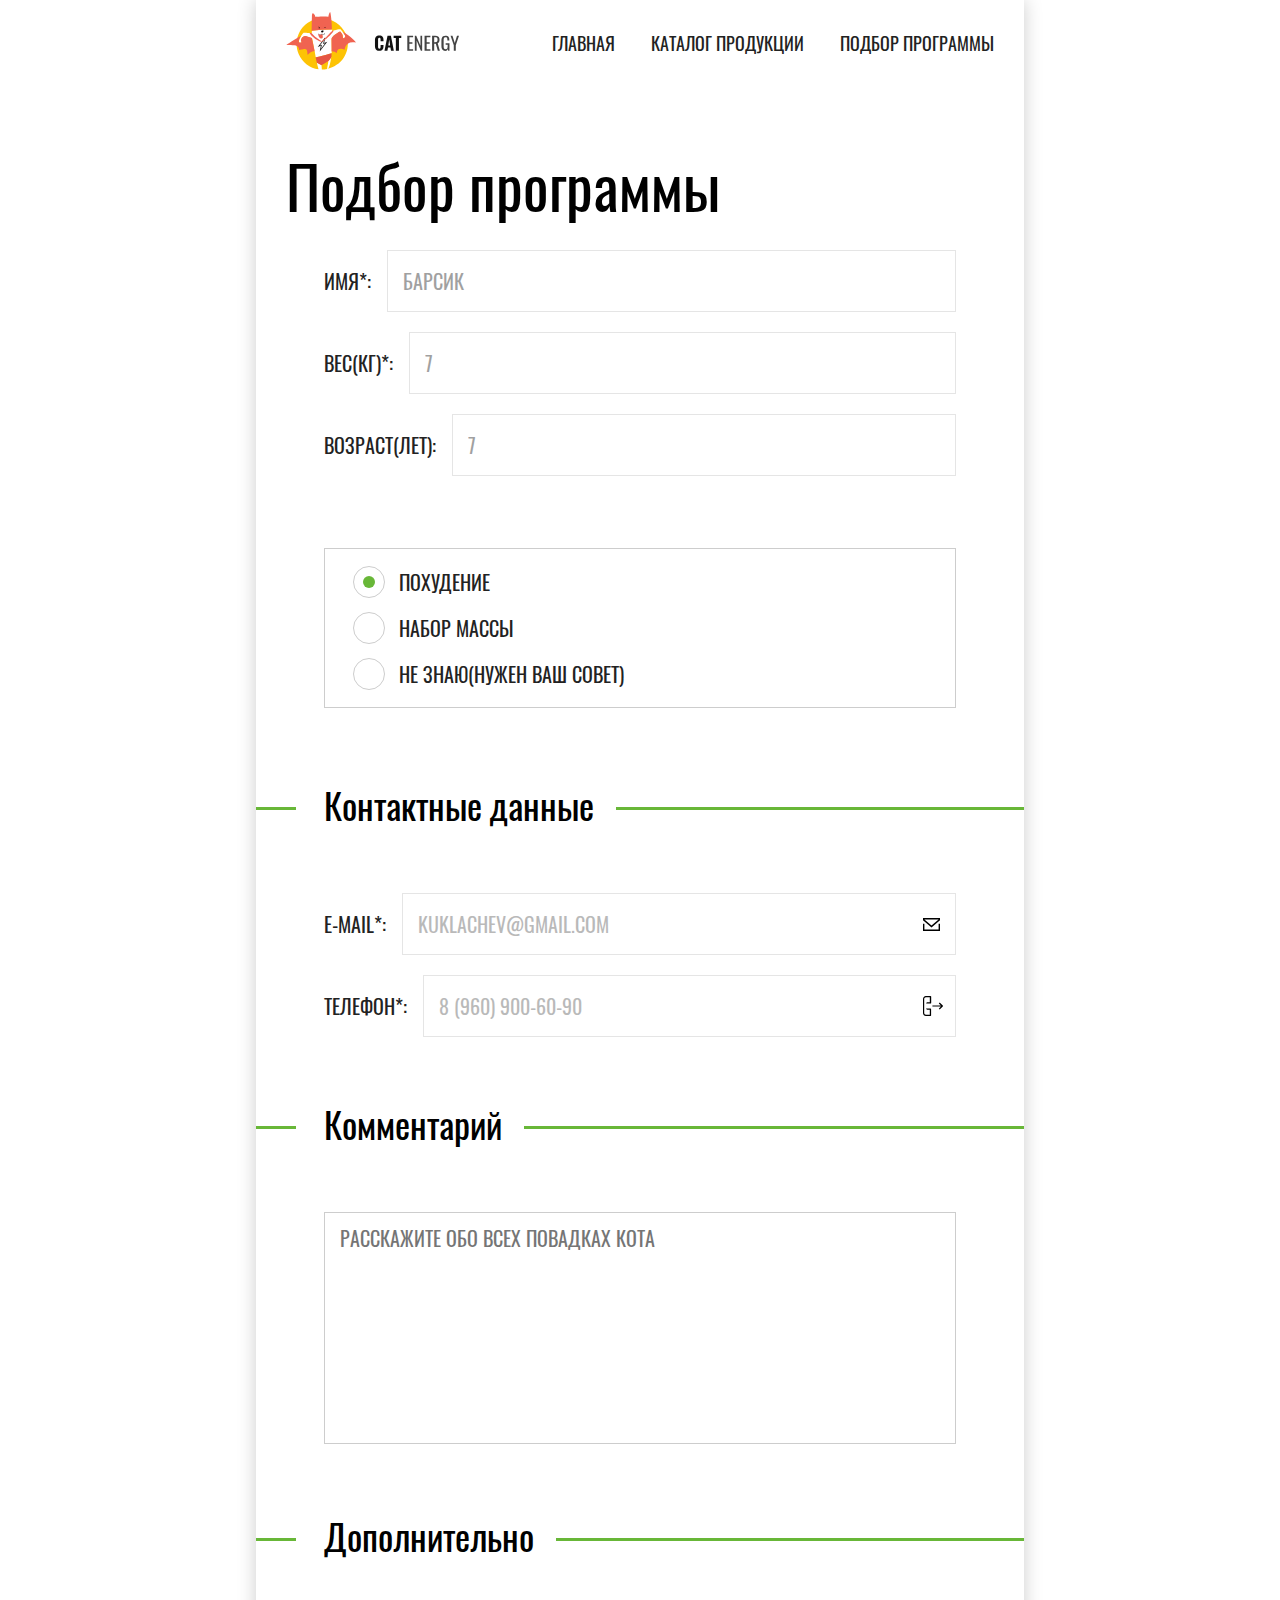
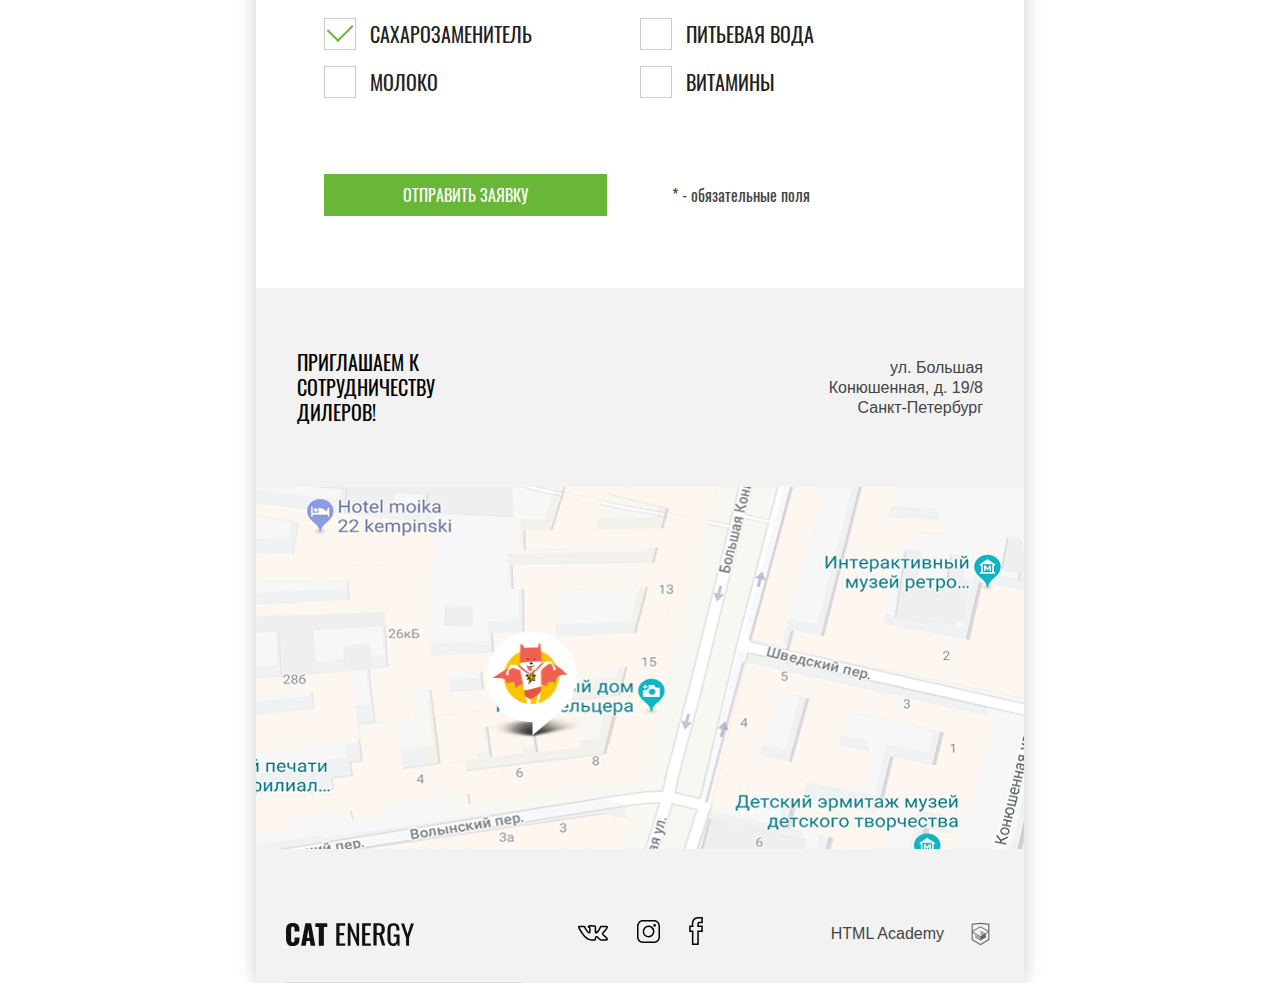
<file: form.html>
<!DOCTYPE html>
<html lang="ru">
<head>
  <meta charset="utf-8">
  <meta name="viewport" content="width=device-width, initial-scale=1">
  <title>Cat-Energy: Подбор программы</title>
  <link rel="stylesheet" href="css/style.min.css">
</head>
<body>
  <div class="page-wrapper">
    <header class="page-header">
      <ul class="menu menu--closed">
        <li class="menu__item">
          <picture>
            <source media="(min-width: 1440px)" srcset="img/logo-desktop.svg">
            <source media="(min-width: 768px)" srcset="img/logo-tablet.svg">
            <img src="img/logo-mobile.svg" alt="Логотип" width="33" height="38">
          </picture>
          <img class="menu__item-logo" src="img/logo-mobile-header.svg" alt="Логотип" width="101" height="18">
          <button class="menu__toggle menu__toggle--closed">
            <svg  width="24" height="18"><use xmlns:xlink="http://www.w3.org/1999/xlink" xlink:href="#icon-hamburger"></use></svg>
            <svg width="18" height="18"><use xmlns:xlink="http://www.w3.org/1999/xlink" xlink:href="#icon-close"></use></svg>
          </button>
        </li>
        <li class="menu__item menu__item--hidden"><a href="index.html" class="menu__link">Главная</a></li>
        <li class="menu__item menu__item--hidden"><a href="catalog.html" class="menu__link">Каталог продукции</a></li>
        <li class="menu__item menu__item--hidden"><a href="form.html" class="menu__link menu__link menu__link--active">Подбор программы</a></li>
      </ul>
    </header>
    <main class="main-content">
      <section class="program-selection">
        <div class="layout-center">
          <h1 class="section-title">Подбор программы</h1>
          <form class="program-selection-form" action="/echo" method="post">
            <fieldset class="program-selection-form__block">
              <div class="program-selection-form__control">
                <label class="program-selection-form__label" for="name">Имя*:</label>
                <input class="program-selection-form__input" type="text" id="name" required value="Барсик" required>
              </div>
              <div class="program-selection-form__control">
                <label class="program-selection-form__label" for="weight">Вес(кг)*:</label>
                <input class="program-selection-form__input" type="text" id="weight" required value="7" required>
              </div>
              <div class="program-selection-form__control">
                <label class="program-selection-form__label" for="age">Возраст(лет):</label>
                <input class="program-selection-form__input" type="text" id="age" value="7">
              </div>
            </fieldset>
            <fieldset class="program-selection-form__block">
              <div class="program-selection-form__control">
                <input class="program-selection-form__radio" type="radio" id="slim" value="slim" name="impression" checked>
                <label class="program-selection-form__label" for="slim">Похудение</label>
              </div>
              <div class="program-selection-form__control">
                <input class="program-selection-form__radio" type="radio" id="gain" value="gain" name="impression">
                <label class="program-selection-form__label" for="gain">Набор массы</label>
              </div>
              <div class="program-selection-form__control">
                <input class="program-selection-form__radio" type="radio" id="dontknow" value="dontknow" name="impression">
                <label class="program-selection-form__label" for="dontknow">Не знаю(нужен ваш совет)</label>
              </div>
            </fieldset>
            <fieldset class="program-selection-form__block">
              <h2 class="program-selection-form__block-title">Контактные данные</h2>
              <div class="program-selection-form__inner">
                <div class="program-selection-form__control">
                  <label class="program-selection-form__label" for="email">E-mail*:</label>
                  <input class="program-selection-form__input" type="email" id="email" placeholder="kuklachev@gmail.com" required>
                  <svg class="program-selection-form__input-icon program-selection-form__input-icon--email" width="17" height="13"><use xmlns:xlink="http://www.w3.org/1999/xlink" xlink:href="#icon-mail"></use></svg>
                </div>
                <div class="program-selection-form__control">
                  <label class="program-selection-form__label" for="phone">Телефон*:</label>
                  <input class="program-selection-form__input" type="phone" id="phone" placeholder="8 (960) 900-60-90" required>
                  <svg class="program-selection-form__input-icon program-selection-form__input-icon--phone" width="20" height="20"><use xmlns:xlink="http://www.w3.org/1999/xlink" xlink:href="#icon-phone"></use></svg
                </div>
              </div>
            </fieldset>
            <fieldset class="program-selection-form__block">
              <h2 class="program-selection-form__block-title">Комментарий</h2>
              <textarea class="program-selection-form__textarea" name="descripton" id="descripton" cols="30" rows="10" placeholder="Расскажите обо всех повадках кота"></textarea>
            </fieldset>
            <fieldset class="program-selection-form__block">
              <h2 class="program-selection-form__block-title">Дополнительно</h2>
              <div class="program-selection-form__inner">
                <div class="program-selection-form__control">
                  <input class="program-selection-form__checkbox" type="checkbox" name="sugar" id="sugar" checked>
                  <label class="program-selection-form__label" for="sugar">Сахарозаменитель</label>
                </div>
                <div class="program-selection-form__control">
                  <input class="program-selection-form__checkbox" type="checkbox" name="water" id="water">
                  <label class="program-selection-form__label" for="water">Питьевая вода</label>
                </div>
                <div class="program-selection-form__control">
                  <input class="program-selection-form__checkbox" type="checkbox" name="milk" id="milk">
                  <label class="program-selection-form__label" for="milk">Молоко</label>
                </div>
                <div class="program-selection-form__control">
                  <input class="program-selection-form__checkbox" type="checkbox" name="vitamins" id="vitamins">
                  <label class="program-selection-form__label" for="vitamins">Витамины</label>
                </div>
              </div>
            </fieldset>
            <input class="btn program-selection-form__btn" type="submit" value="Отправить заявку">
            <span class="program-selection-form__legend">* - обязательные поля</span>
          </form>
        </div>
      </section>
      <section class="contacts">
        <div class="contacts__header layout-center">
          <h3 class="section-title section-title--small">Приглашаем к сотрудничеству дилеров!</h3>
          <address class="contacts__address">ул. Большая Конюшенная, д. 19/8 Санкт-Петербург</address>
        </div>
        <div class="contacts__map">
          <picture>
            <source media="(min-width: 1440px)" srcset="img/bg-map-desktop@1x.png, img/bg-map-desktop@2x.png 2x">
            <source media="(min-width: 768px)" srcset="img/bg-map-tablet@1x.png, img/bg-map-tablet@2x.png 2x">
            <img  src="img/bg-map-mobile@1x.png" srcset="img/bg-map-mobile@2x.png 2x" alt="Карта">
          </picture>
        </div>
      </section>
    </main>
    <footer class="page-footer layout-center">
      <div class="page-footer__logo">
        <img src="img/logo-footer.svg" alt="Логотип" width="128" height="24">
      </div>
      <div class="social-links">
        <a href="#" class="social-links__link social-links__link--vk">
          <svg><use xmlns:xlink="http://www.w3.org/1999/xlink" xlink:href="#icon-vk"></use></svg>
        </a>
        <a href="#" class="social-links__link social-links__link--instagram">
          <svg><use xmlns:xlink="http://www.w3.org/1999/xlink" xlink:href="#icon-insta"></use></svg>
        </a>
        <a href="#" class="social-links__link social-links__link--facebook">
          <svg><use xmlns:xlink="http://www.w3.org/1999/xlink" xlink:href="#icon-fb"></use></svg>
        </a>
      </div>
      <div class="page-footer__htmlacademy">
        <span>HTML Academy</span>
        <svg  width="27" height="34"><use xmlns:xlink="http://www.w3.org/1999/xlink" xlink:href="#icon-htmlacademy"></use></svg>
      </div>
    </footer>
  </div>
   <svg style="display:none" xmlns="http://www.w3.org/2000/svg">

    <symbol id="icon-vk" viewBox="3.007 11.628 30.004 15.761">
      <path d="M26.945 27.388c-.386 0-1.17-.082-2.075-.632-.642-.385-1.223-.968-1.784-1.532-.438-.44-1.171-1.177-1.447-1.177-.268.075-.481.921-.476 1.569.004.113-.001.774-.468 1.213-.425.4-1.088.485-1.216.498l-1.926.007c-.967 0-4.358-.218-7.429-3.021-3.674-3.358-6.835-9.798-6.968-10.07-.197-.462-.248-1.066.152-1.482.392-.413 1.081-.472 1.359-.479l4.083-.024.115.008c.091.014.567.095.957.349.388.247.59.651.626.73.01.021.649 1.432 1.475 2.684 1.312 1.99 1.896 2.455 2.103 2.562.188-.417.277-1.7.187-2.871.001-.493-.101-1.098-.252-1.278-.112-.134-.426-.253-.778-.294l-.722-.691c-.096-.658.635-1.226 1.149-1.446.737-.316 1.792-.382 3.147-.382l.71.005c1.235.012 1.622.081 2.149.191 1.702.361 1.64 1.729 1.567 3.312-.021.464-.046 1.001-.046 1.621 0 .151-.005.312-.011.479-.012.38-.032 1.038.093 1.304.219-.145.852-.665 2.072-2.483.783-1.165 1.4-2.539 1.517-2.803l.001-.001c.182-.43.608-.941 1.613-.946l4.274-.024c.012-.003.172-.016.377-.016.98 0 1.597.287 1.832.854.269.65.169 1.657-2.354 4.605-.37.432-.697.804-.982 1.127-.598.678-1.216 1.379-1.237 1.595.053.169.662.665 1.252 1.145 1.53 1.247 2.528 2.264 3.033 3.073.522.759.429 1.33.258 1.677-.424.864-1.638.973-1.877.985l-3.79.047a2.525 2.525 0 0 1-.263.012zm-5.307-4.84c.899 0 1.682.786 2.511 1.618.497.5 1.011 1.016 1.496 1.307.727.44 1.316.421 1.398.412l.103-.009 3.805-.047c.171-.012.411-.073.536-.136a1.167 1.167 0 0 0-.098-.167c-.449-.718-1.388-1.659-2.686-2.718-1.184-.963-1.801-1.465-1.865-2.244-.066-.805.493-1.439 1.607-2.703.28-.318.604-.685.967-1.109 1.559-1.821 1.957-2.64 2.058-2.956-.17-.029-.648-.021-.678-.018l-4.361.028c-.191.001-.249.035-.249.036-.176.414-.812 1.812-1.644 3.05-1.895 2.82-2.785 3.2-3.407 3.201-.204 0-.396-.05-.569-.148-1.003-.569-.963-1.834-.934-2.757.005-.149.01-.295.01-.431 0-.646.025-1.207.048-1.689.076-1.68.016-1.692-.379-1.776-.409-.086-.705-.147-1.856-.159l-.693-.005c-.624 0-1.343.014-1.906.098.092.074.18.157.259.251.588.704.604 1.951.601 2.194.13 1.646.061 3.796-1.018 4.313a1.365 1.365 0 0 1-.597.137c-.926 0-1.854-.885-3.425-3.267a22.863 22.863 0 0 1-1.587-2.887.47.47 0 0 0-.075-.094 1.133 1.133 0 0 0-.32-.116l-4.001.024c-.021.001-.045.002-.07.005.591 1.189 3.426 6.592 6.519 9.419 2.74 2.502 5.826 2.629 6.417 2.629l1.851-.003c.046-.01.218-.062.269-.1-.019.018-.01-.053-.01-.097-.003-.265.012-2.595 1.578-3.034.126-.034.259-.052.395-.052z"/>
    </symbol>
    <symbol id="icon-insta" viewBox="-3 -3 23 23">
      <path d="M14.002-1.501C16.482-1.501 18.5.519 18.5 3v11c0 2.481-2.018 4.5-4.498 4.5H3.01A4.504 4.504 0 0 1-1.488 14V3C-1.488.519.53-1.5 3.01-1.5h10.992m0-1.5H3.01C-.29-3-2.987-.301-2.987 3v11.001C-2.987 17.299-.29 20 3.01 20h10.995C17.301 20 20 17.299 20 13.999V3c0-3.301-2.699-6-5.998-6z"/><path d="M8.506 4.078a4.434 4.434 0 0 1 4.429 4.428c0 2.44-1.989 4.43-4.429 4.43a4.434 4.434 0 0 1-4.428-4.43 4.431 4.431 0 0 1 4.428-4.428m0-1.5a5.929 5.929 0 0 0 0 11.855c3.274 0 5.926-2.653 5.926-5.927S11.78 2.578 8.506 2.578z"/><circle cx="14.646" cy="2.379" r="1.341"/>
    </symbol>
    <symbol id ="icon-fb" viewBox="34.789 -4.709 13.518 27.75">
      <path d="M44.32 23.041h-6.816V10.137h-2.715V3.763h2.629c-.202-2.887.298-5 1.519-6.444 1.039-1.229 2.583-1.911 4.588-2.026l4.782-.001v6.15h-3.755c-.166.315-.251 1.093-.252 2.321h3.978v6.375H44.32v12.903zm-5.316-1.5h3.816V8.637h3.957V5.263h-3.953l-.016-.734c-.044-2.04.002-3.784 1.007-4.46l.19-.127h2.801v-3.15h-3.239c-1.557.091-2.711.581-3.485 1.496-1.041 1.231-1.41 3.298-1.099 6.144l.092.832h-2.786v3.375h2.715v12.902z"/>
    </symbol>
    <symbol id="icon-htmlacademy" viewBox="0 0 60 60">
      <path d="M30.2 5H30L10.3 7.1v36.2L30 55l19.7-11.7V7.1L30.2 5zm17 36.8L30 52 12.8 41.8V27l17.1 10.2V39l-11.7-7v1.8L30 40.9v1.9l-11.8-7v1.8l11.8 7 11.9-7.1v-7.6l5.3-3.2v15.1zm-.1-17l-4.7 2.8-2.2 1.3-10.3-6.1v1.8l8.8 5.3h-.1l-.2.1-1.3.7-7.3-4.3v1.8l5.8 3.4-1.4.9-4.3-2.6v1.8l2.9 1.7-2.9 1.7-17-10.1 17-10.2 17.2 10zm.1-1.8L29.9 12.8 12.8 23V9.4L30 7.6l17.2 1.8V23z"/>
    </symbol>
    <symbol id="icon-hamburger" viewBox="0 0 24 18">
      <path d="M0 16h24v2H0zm0-8h24v2H0zm0-8h24v2H0z"/>
    </symbol>
    <symbol id="icon-close" viewBox="0 0 18 18">
      <path d="M18 1.3L16.7 0 9 7.7 1.3 0 0 1.3 7.7 9 0 16.7 1.3 18 9 10.3l7.7 7.7 1.3-1.3L10.3 9z"/>
    </symbol>
    <symbol id="icon-mail" viewBox="0 0 17 13">
      <path d="M15.6 11.6H1.4V5.8H0V13h17V5.8h-1.4v5.8zM0 0v2.3l8.5 7.1L17 2.3V0H0zm15.6 1.6L8.5 7.5 1.4 1.6v-.2h14.2v.2z"/>
    </symbol>
    <symbol id="icon-phone" viewBox="0 0 20 20"">
      <path d="M17.9 9.4H9.4v1.2h8.5l-2.1 2.1.9.9 3.1-3.1c.2-.2.2-.6 0-.9l-3.1-3.1-.9.9 2.1 2zm-9.8 10v-6.2c0-.3-.3-.6-.6-.6H3.1c0 .7.6 1.2 1.2 1.2h2.5v5H3.1c-1 .1-1.8-.7-1.9-1.7v-14c0-1 .8-1.8 1.7-1.8h3.9v5H4.4c-.7 0-1.2.6-1.2 1.2h4.4c.3 0 .6-.3.6-.6V.6C8.1.3 7.8 0 7.5 0H3.1C1.5-.1.1 1.2 0 2.9v13.9c-.1 1.7 1.2 3.1 2.9 3.1h4.6c.3.1.6-.2.6-.5z"/>
    </symbol>
  </svg>
  <script src="js/script.js"></script>
</body>
</html>
</file>
<file: css/style.min.css>
/*! normalize.css v3.0.2 | MIT License | git.io/normalize */
html{font-family:sans-serif;-ms-text-size-adjust:100%;-webkit-text-size-adjust:100%}body{padding:0;margin:0;min-width:320px;font-family:"Oswald-Regular","Arial",sans-serif;font-style:normal}article,aside,details,figcaption,figure,footer,header,hgroup,main,menu,nav,section,summary{display:block}audio,canvas,progress,video{display:inline-block;vertical-align:baseline}audio:not([controls]){display:none;height:0}[hidden],template{display:none}a{background-color:transparent}a:active,a:hover{outline:0}abbr[title]{border-bottom:1px dotted}b,strong{font-weight:700}dfn{font-style:italic}h1{font-size:2em}mark{background:#ff0;color:#000}small{font-size:80%}sub,sup{font-size:75%;line-height:0;position:relative;vertical-align:baseline}sup{top:-.5em}sub{bottom:-.25em}img{border:0;max-width:100%;height:auto}svg:not(:root){overflow:hidden}figure{margin:1em 40px}hr{box-sizing:content-box;height:0}pre{overflow:auto}code,kbd,pre,samp{font-family:monospace,monospace;font-size:1em}button,input,optgroup,select,textarea{color:inherit;font:inherit;margin:0}button{overflow:visible}button,select{text-transform:none}button,html input[type=button],input[type=reset],input[type=submit]{-webkit-appearance:button;cursor:pointer}button[disabled],html input[disabled]{cursor:default}button::-moz-focus-inner,input::-moz-focus-inner{border:0;padding:0}input{line-height:normal}input[type=checkbox],input[type=radio]{box-sizing:border-box;padding:0}input[type=number]::-webkit-inner-spin-button,input[type=number]::-webkit-outer-spin-button{height:auto}input[type=search]{-webkit-appearance:textfield;box-sizing:content-box}input[type=search]::-webkit-search-cancel-button,input[type=search]::-webkit-search-decoration{-webkit-appearance:none}fieldset{border:1px solid silver;margin:0 2px;padding:.35em .625em .75em}legend{border:0}textarea{overflow:auto}optgroup{font-weight:700}table{border-collapse:collapse;border-spacing:0}legend,td,th{padding:0}@font-face{font-family:"Oswald-Regular";src:url(../fonts/Oswald-Regular.ttf);font-weight:400}@font-face{font-family:"Oswald-Bold";src:url(../fonts/Oswald-Bold.ttf);font-weight:700}h1,h2,h3,p{margin:0;padding:0}.page-wrapper{width:320px;margin:0 auto;box-shadow:0 0 18px rgba(0,0,0,.2);overflow:hidden}@media (min-width:768px){.page-wrapper{width:768px;margin:0 auto}}@media (min-width:1440px){.page-wrapper{width:1440px;margin:0 auto}}.page-header{position:relative;display:flex;flex-direction:row;justify-content:space-between;align-items:center;min-height:65px}@media (min-width:768px){.page-header{padding-top:24px;margin-bottom:66px}}@media (min-width:1440px){.page-header{position:relative;padding:54px 110px 0;margin-bottom:83px}}.menu{position:absolute;top:0;left:0;display:flex;flex-direction:column;align-items:stretch;width:100%;padding:0;margin:0;list-style:none;z-index:1;box-sizing:border-box}.menu--opened .menu__item:first-child{order:0}.menu--closed .menu__item:first-child{order:3}.menu__item{display:flex;flex-direction:row;justify-content:center;align-items:center;background-color:#fff;border-bottom:1px solid #e6e6e6;text-align:center;box-sizing:border-box}.menu__item:first-child{padding:12px 20px;justify-content:space-between}.before-after__slider-label input[type=radio],.menu__item--hidden{display:none}.menu__link{position:relative;padding:23px 0;font-size:20px;line-height:20px;font-family:"Oswald-Regular","Arial",sans-serif;text-transform:uppercase;text-decoration:none;color:#111}.menu__link--active:after{display:none;position:absolute;bottom:-9px;left:0;right:0;height:2px;background-color:#68b738;content:""}.menu__link:hover{opacity:.6}.menu__link:active{opacity:1}.menu__toggle{padding:0;border:0;background-color:transparent;outline:0;cursor:pointer}.menu__toggle--opened{width:18px;height:18px}.menu__toggle--opened svg:first-child{display:none}.menu__toggle--opened svg:nth-child(2){display:block}.menu__toggle--closed{width:24px;height:18px}.menu__toggle--closed svg:first-child{display:block}.menu__toggle--closed svg:nth-child(2){display:none}@media (min-width:768px){.menu{flex-direction:row;justify-content:space-between;align-items:center;padding:0 30px}.menu--closed .menu__item:first-child{order:0;margin-right:auto;padding-left:0;margin-left:0;padding-right:0}.menu__toggle{display:none}.menu__item{border-bottom:0}.menu__item:first-child img{width:173px;height:58px}.menu__item:not(:first-child){margin-left:36px}.menu__item--hidden{display:block}.menu__link{font-size:18px;font-weight:400;line-height:24px;color:#222}.menu__item-logo{display:none}}@media (min-width:1440px){.menu{position:relative;justify-content:flex-end;padding:0}.menu--closed .menu__item:first-child{order:0;margin-right:auto;padding-left:0;margin-left:0}.menu__item{margin-left:37px;background-color:transparent}.menu__item:first-child img{width:202px;height:59px}.menu__link{font-size:20px;line-height:25px}.menu__link--white{color:#fff}.menu__link--active:after{background-color:#fff}}.intro{min-height:502px;padding-top:29px;background-image:url(../img/index-can-mobile@1x.png),url(../img/index-background-mobile@1x.jpg);background-repeat:no-repeat;background-position:20px 170px,0 0;box-sizing:border-box}.intro__title{margin-bottom:19px;font-size:36px;line-height:36px;font-weight:400;color:#fff;text-align:center}.intro__title--subtitle{margin-bottom:302px;font-size:14px;line-height:14px;text-transform:uppercase}@media (min-width:768px){.intro{min-height:800px;background-image:url(../img/index-can-tablet@1x.jpg);background-position:center 220px;background-repeat:no-repeat;background-size:709px 609px}.intro__title{width:420px;margin-left:90px;margin-bottom:33px;font-size:60px;font-weight:400;line-height:60px;color:#111;text-align:left}.intro__title--subtitle{margin-bottom:44px;margin-left:90px;font-size:20px;line-height:20px}}@media (min-width:1440px){.intro{position:relative;padding-top:54px;min-height:680px;background-image:url(../img/index-can-desktop@1x.png);background-position:550px 0;background-repeat:no-repeat;background-size:552px 499px,720px 696px}.intro:after{position:absolute;right:0;top:-205px;z-index:-1;width:720px;height:696px;background-image:url(../img/index-background-desktop@1x.jpg);background-size:720px 696px;content:""}.intro__title--subtitle{margin-bottom:53px}}.layout-center{padding:0 20px}@media (min-width:768px){.layout-center{padding:0 30px}}@media (min-width:1440px){.layout-center{padding:0 110px}}.btn{display:block;padding:11px 0;width:280px;font-size:14px;font-family:"Oswald-Regular","Arial",sans-serif;text-align:center;text-decoration:none;line-height:18px;color:#fff;text-transform:uppercase;background-color:#68b738}.btn--order:hover{background-color:#5eaa2f}.btn--order:active{color:rgba(255,255,255,.3)}.btn--showmore{margin:0 auto;font-size:16px;line-height:20px;background-color:#f2f2f2;color:#444}@media (min-width:768px){.btn{width:245px;font-size:16px;font-weight:400;line-height:20px}.btn--order{width:100%}.btn--showmore{margin:85px auto 0;background-color:#f2f2f2;color:#444}.btn--intro{margin-left:90px}}@media (min-width:1440px){.btn--order,.btn--showmore{width:169px}}.categories{display:flex;flex-direction:column;justify-content:space-between;margin-bottom:32px}@media (min-width:768px){.categories{margin-bottom:51px}}@media (min-width:1440px){.categories .layout-center{display:flex;flex-direction:row;justify-content:space-between}}.categories-item{margin-bottom:20px;padding:22px 20px;background-color:#f2f2f2;box-sizing:border-box}.advantages-list__item:last-child,.categories-item:last-child{margin-bottom:0}.categories-item__header{display:flex;flex-direction:row;align-items:center;margin-bottom:24px}.categories-item__icon{position:relative;width:50px;height:50px;margin-right:20px;border-radius:50%;background-color:#68b738}.categories-item__icon svg{position:absolute;top:50%;left:50%;-webkit-transform:translate(-50%,-50%);transform:translate(-50%,-50%)}.categories-item__title{font-size:24px;line-height:37px;font-weight:400;color:#111;text-transform:uppercase}.categories-item__content{margin-bottom:20px;padding-bottom:23px;border-bottom:1px solid #dadada}.categories-item__footer a{font-family:"Oswald-Regular","Arial",sans-serif;font-size:16px;line-height:16px;color:#111;text-decoration:none;text-transform:uppercase;cursor:pointer}.categories-item__footer a:active{opacity:.3}.categories-item__footer svg{margin-left:12px;margin-bottom:3px}@media (min-width:768px){.categories-item{position:relative;padding:81px 56px 62px 52px}.categories-item:last-child .categories-item__content{width:340px}.categories-item__title{font-size:36px;line-height:37px}.categories-item__content{width:370px;border-bottom:0}.categories-item__footer a{font-size:20px;line-height:20px}.categories-item__footer svg{margin-left:25px}.categories-item__icon{position:absolute;top:50%;right:62px;width:200px;height:200px;-webkit-transform:translateY(-50%);transform:translateY(-50%)}.categories-item__icon--slim svg{width:140px;height:194px}.categories-item__icon--gain svg{width:268px;height:112px}}@media (min-width:1440px){.categories-item{width:570px;margin-bottom:0}.categories-item__header{position:relative;margin-bottom:75px}.categories-item__icon{top:50%;left:0;width:100px;height:100px;margin-right:0;-webkit-transform:translateY(-50%);transform:translateY(-50%)}.categories-item__icon--slim svg{width:70px;height:97px}.categories-item__icon--gain svg{width:134px;height:56px}.categories-item__title{margin-left:216px}}.normal-text{font-family:"Arial MT",sans-serif;font-size:14px;line-height:18px;font-weight:400;color:#444}@media (min-width:768px){.normal-text{font-size:16px;line-height:24px}.advantages{padding-bottom:55px;border-bottom:1px solid #e6e6e6}}@media (min-width:1440px){.advantages{border-bottom:0;margin-bottom:90px;padding-bottom:0}}.section-title{margin-bottom:35px;font-size:36px;line-height:60px;font-weight:400}.section-title--small{width:123px;margin-bottom:0;margin-right:19px;font-size:16px;text-transform:uppercase;line-height:20px}.section-title--medium{font-size:24px;line-height:24px}@media (min-width:768px){.section-title{font-size:60px;line-height:60px}.section-title--small{font-size:20px;line-height:25px}.section-title--medium{font-size:36px;line-height:36px}}.advantages-list{display:flex;flex-direction:column;margin:0;padding:0 0 42px;list-style:none}.advantages-list__item{position:relative;margin-bottom:20px;padding-left:80px;box-sizing:border-box}.advantages-list__item:first-child .advantages-list__item-icon:before{width:26px;height:29px;background:url(../img/advantage-leaf@1x.png);background-position:center center}.advantages-list__item:nth-child(2) .advantages-list__item-icon:before{width:29px;height:31px;background:url(../img/advantage-powder@1x.png);background-position:center center}.advantages-list__item:nth-child(3) .advantages-list__item-icon:before{width:23px;height:30px;background:url(../img/advantage-dining@1x.png);background-position:center center}.advantages-list__item:last-child .advantages-list__item-icon:before{width:26px;height:31px;background:url(../img/advantage-clock@1x.png);background-position:center center}.advantages-list__item-icon{position:absolute;top:-3px;left:0;content:"";width:60px;height:60px;background-color:#68b738}.advantages-list__item-icon:before{position:absolute;top:50%;left:50%;-webkit-transform:translate(-50%,-50%);transform:translate(-50%,-50%);content:""}@media (min-width:768px){.advantages-list{flex-direction:row;flex-wrap:wrap;justify-content:space-between;align-content:center;counter-reset:bg}.advantages-list__item{width:50%;padding-top:117px;padding-left:0;margin-bottom:150px;box-sizing:border-box}.advantages-list__item:after{position:absolute;top:-43px;left:130px;font-family:"Oswald-Regular","Arial",sans-serif;font-size:281px;line-height:281px;color:#f2f2f2;counter-increment:bg;content:counter(bg);z-index:-1}.advantages-list__item:nth-child(3),.advantages-list__item:nth-child(4){margin-bottom:0}.advantages-list__item-icon{width:80px;height:80px}}@media (min-width:1440px){.advantages .section-title{margin-bottom:63px}.advantages-list__item{width:245px;margin-bottom:0}.advantages-list__item-icon{position:absolute;top:-3px;left:0;content:"";width:80px;height:80px;background-color:#68b738}}.example{padding-top:33px;padding-bottom:39px;background-color:#f2f2f2}@media (min-width:768px){.example{background:linear-gradient(to bottom,#fff 619px,#f2f2f2 384px);padding-bottom:69px}}@media (min-width:1440px){.example{padding-bottom:75px;background:linear-gradient(to bottom,#fff 200px,#f2f2f2 462px)}.example__inner{display:flex;flex-direction:row;justify-content:space-between;align-items:flex-end}}.example-results__list{display:flex;flex-direction:row;flex-wrap:wrap;justify-content:space-between;align-items:center}.example-results__text{margin-bottom:27px}.example-results__item{position:relative;width:124px;min-height:56px;padding:14px 0;margin-bottom:28px;border-radius:3px;border:1px solid #cdcdcd;box-sizing:border-box;font-size:24px;line-height:24px;text-align:center;text-transform:uppercase}.example-results__item:before{position:absolute;left:50%;bottom:-15px;-webkit-transform:translateX(-50%);transform:translateX(-50%);padding:0 25px;font-family:"Arial MT";font-size:10px;line-height:10px;font-weight:400;color:#444;background-color:#f2f2f2}.example-results__item:first-child:before{content:"снижение веса"}.example-results__item:nth-child(2):before{content:"затрачено времени"}.example-results__item--cost{width:100%;font-size:14px;line-height:20px;border:0}@media (min-width:768px){.example-results__text{margin-bottom:56px}.example-results__list{justify-content:flex-start;margin-bottom:104px}.example-results__item{width:162px;min-height:72px;margin-right:42px;margin-bottom:0;padding:16.5px 0;font-size:30px;line-height:37px}.example-results__item:before{width:140px;padding:0 8px;bottom:-5px;font-size:11px;line-height:11px;font-weight:400;background-color:#fff}.example-results__item--cost{width:192px;margin-left:auto;margin-right:0;font-size:20px;line-height:20px;text-transform:uppercase}.example-results__item--cost span{display:inline-block;margin-left:62px;margin-top:11px}}@media (min-width:1440px){.example-results{width:610px;padding-right:171px;box-sizing:border-box}.example-results__item:last-child{margin-left:0}.example-results__item:before{font-size:11px;background-color:#f4f4f4}.example-results__item--cost{width:auto;margin-top:62px}.example-results__item--cost span{margin:0}.example-results__item:nth-child(2){margin-right:0}.example-results__text{margin-bottom:71px}.example-results__list{justify-content:flex-start;margin-bottom:62px}}.before-after__image{margin-bottom:35px}.before-after__image,.before-after__slider{display:flex;flex-direction:row;justify-content:center;align-items:center}.before-after__slider-label label{font-size:16px;line-height:20px;font-weight:400;color:#111;text-transform:uppercase}.before-after__scale{width:84px;height:14px;border-radius:6px;border:1px solid #cdcdcd;background-color:#fff;margin-left:18px;margin-right:18px}.before-after__toggle{width:35px;height:6px;margin-top:4px;margin-left:6px;border-radius:3px;background-color:#68b738}@media (min-width:768px){.before-after__image img{width:677px}.before-after__scale{position:relative;width:428px;border-radius:3px;background-color:#dcdcdc;height:6px}.before-after__toggle,.before-after__toggle:before{position:absolute;top:50%;left:50%;-webkit-transform:translate(-50%,-50%);transform:translate(-50%,-50%);border-radius:50%}.before-after__toggle{margin:0;border:1px solid #cdcdcd;box-shadow:0 2px 5px rgba(0,0,0,.15);cursor:pointer;width:34px;height:34px;background-color:#fff}.before-after__toggle:before{content:"";width:8px;height:8px;background-color:#68b738}.before-after__toggle:hover{box-shadow:0 3px 5px rgba(0,0,0,.25)}.before-after__toggle:active{border-width:2px;border-color:#68b738;box-shadow:0 4px 5px rgba(0,0,0,.3)}.before-after__slider-label{font-size:20px;line-height:20px}}@media (min-width:1440px){.before-after{position:relative;width:610px}.before-after__image{position:absolute;bottom:0}}.catalog .section-title{padding:0 20px;margin-bottom:36px}@media (min-width:768px){.catalog .section-title{margin-bottom:156px}}@media (min-width:1440px){.catalog .section-title{padding:0 110px}}.products__showmore{position:relative;padding-bottom:25px;padding-top:83px;text-align:center;border-bottom:1px solid #ededed}.products__showmore:after,.products__showmore:before{position:absolute;top:27px;left:50%;width:30px;height:2px;background-color:#d3d3d3;content:""}.products__showmore:before{-webkit-transform:translateX(-50%);transform:translateX(-50%)}.products__showmore:after{-webkit-transform:translateX(-50%) rotate(90deg);transform:translateX(-50%) rotate(90deg)}.products__showmore-title{margin-bottom:11px;font-size:16px;line-height:20px;text-transform:uppercase;color:#111}.products__showmore-subtitle{margin-bottom:22px;font-size:12px;line-height:16px;color:#444}@media (min-width:768px){.products{display:flex;flex-direction:row;justify-content:space-between;flex-wrap:wrap;padding:0 30px}.products--additional{padding-left:0;padding-right:0}.products__showmore{display:flex;flex-direction:column;justify-content:center;align-items:center;width:324px;padding:0 38px 40px;height:453px;border:1px solid #cdcdcd;box-sizing:border-box;text-align:center}.products__showmore:after,.products__showmore:before{position:absolute;top:55px;left:50%;width:60px;height:2px;background-color:#d3d3d3;content:""}.products__showmore:before{-webkit-transform:translateX(-50%);transform:translateX(-50%)}.products__showmore:after{-webkit-transform:translateX(-50%) rotate(90deg);transform:translateX(-50%) rotate(90deg)}.products__showmore-title{margin-top:100px;margin-bottom:28px;font-size:20px}.products__showmore-subtitle{font-size:16px;line-height:16px;color:#444}}@media (min-width:1440px){.products{padding:0 110px}.products--additional{flex-direction:column;padding:0}.products__showmore{width:245px}}.product{position:relative;padding:25px 20px;border-bottom:1px solid #ededed}.product:first-child{border-top:1px solid #ededed}.product--additional{padding:14px 0 17px}.product--additional .product__description,.product--additional .product__name{margin-left:0}.product--additional .product__description{margin-bottom:16px}.product__image{position:absolute}.product__description,.product__name{margin-left:140px}.product__name{text-align:left;margin-bottom:18px}.product__link{font-family:"Oswald-Regular","Arial",sans-serif;font-size:16px;line-height:20px;color:#111;text-decoration:none;text-transform:uppercase}.product__description{margin-bottom:54px}.product__property-list{padding:0;margin:0;list-style:none}.product__property{display:flex;flex-direction:row;justify-content:space-between;font-family:"Arial",sans-serif;font-size:12px;line-height:16px;color:#444}.product__property:last-child .product__property-value{text-transform:uppercase}@media (min-width:768px){.product{display:flex;flex-direction:column;align-items:center;width:324px;padding:165px 37px 39px;margin-bottom:140px;background-color:#f2f2f2;box-sizing:border-box}.product:nth-child(7){margin-bottom:0}.product--additional{width:100%;padding:28px 37px;margin-bottom:-1px;border:1px solid #cdcdcd;background-color:#fff}.product--additional .product__name{align-self:flex-start}.product--additional .product__property{border-bottom:0}.product__image{top:-46px;left:50%;-webkit-transform:translateX(-50%);transform:translateX(-50%)}.product__image--big{width:195px;height:208px}.product:nth-child(even) .product__image{top:-85px}.product__name{text-align:center;margin-left:0}.product__description{margin-left:0}.product__link{font-size:20px;line-height:20px}.product__description{width:100%}.product__property{padding:10px 0;font-size:16px;line-height:16px;border-bottom:1px solid #cdcdcd}}@media (min-width:1440px){.product{width:245px}.product:nth-child(5),.product:nth-child(6){margin-bottom:0}.product--additional{width:895px;min-height:71px;padding:0;margin-bottom:-1px;flex-direction:row;align-items:center;justify-content:space-between;border-left:0;border-right:0}.product--additional .product__description,.product--additional .product__name{margin-bottom:0}.product--additional .product__name{width:245px;align-self:center;text-align:left}.product--additional .product__description{width:285px}}.additional-products{padding-top:71px;padding-right:20px;padding-left:20px}.additional-products .section-title{display:inline-block;position:relative;padding-left:0;padding-right:24px}.additional-products .section-title--medium{margin-bottom:30px}.additional-products .section-title:after{position:absolute;left:100%;top:12px;width:53px;height:3px;background-color:#68b738;content:"";z-index:-1}.additional-products__gift{position:relative;min-height:289px;background-image:url(../img//gift-photo-mobile@1x.jpg);background-repeat:no-repeat}.additional-products__gift svg{position:absolute;top:65px;left:113px}.additional-products__gift-text{width:159px;margin:0 auto;padding-top:190px;font-size:16px;font-family:"Arial",sans-serif;font-weight:400;color:#fff;text-align:center}@media (min-width:768px){.additional-products{margin-bottom:69px;padding-right:0;padding-left:0}.additional-products .section-title{position:relative;display:inline-block;padding:0 37px;background-color:#fff}.additional-products .section-title--medium{margin-bottom:30px}.additional-products .section-title:after,.additional-products .section-title:before{position:absolute;left:-30px;top:16.5px;width:30px;height:3px;background-color:#68b738;content:""}.additional-products .section-title:after{left:0;width:738px;z-index:-1}.additional-products__gift{min-height:200px;background-image:url(../img/gift-photo-tablet@1x.jpg)}.additional-products__gift-text{padding-top:75px;margin-left:426px}}@media (min-width:1440px){.additional-products{width:100%}.additional-products .section-title{padding-left:0}.additional-products .section-title:after,.additional-products .section-title:before{position:absolute;left:-110px;top:16.5px;width:80px;height:3px;background-color:#68b738;content:""}.additional-products .section-title:after{left:100%;width:958px}.additional-products__wrapper{display:flex;flex-direction:row;justify-content:space-between;align-items:flex-start}.additional-products__gift{width:245px;min-height:281px;background-image:url(../img/gift-photo-mobile@1x.jpg)}.additional-products__gift svg{left:50%;-webkit-transform:translateX(-50%);transform:translateX(-50%)}.additional-products__gift-text{padding-top:190px;margin:0 auto}}.program-selection-form{padding:0;margin:0}.program-selection-form__block{max-width:280px;margin:0;border:0;padding:0}.program-selection-form__block:first-child{margin-bottom:23px}.program-selection-form__block:first-child .program-selection-form__input{width:172px}.program-selection-form__block:nth-child(2){padding:23px 0}.program-selection-form__block:nth-child(2) .program-selection-form__control{margin-bottom:26px}.program-selection-form__block:nth-child(3){margin-bottom:31px}.program-selection-form__block:nth-child(3) .program-selection-form__input{width:196px;padding-right:40px}.program-selection-form__block:nth-child(3) .program-selection-form__control{position:relative}.program-selection-form__block:nth-child(4){margin-bottom:30px}.program-selection-form__block:nth-child(5) .program-selection-form__control{margin-bottom:28px}.program-selection-form__control{display:flex;align-items:center;margin-bottom:14px}.program-selection-form__control:last-child{margin-bottom:0}.program-selection-form__input,.program-selection-form__label{margin-right:16px;font-size:16px;line-height:18px;text-transform:uppercase;color:#222;font-weight:400}.program-selection-form__input{flex-grow:1;padding:15px;margin-right:0;color:#444;outline:0;border:1px solid #cdcdcd;background-color:#fff;box-sizing:border-box;opacity:.5}.program-selection-form__input:focus{border:2px solid #000;margin:-1px;opacity:1}.program-selection-form__radio{display:none}.program-selection-form__radio+.program-selection-form__label{position:relative;margin-left:46px;cursor:pointer}.program-selection-form__radio+.program-selection-form__label:before{position:absolute;left:-46px;top:50%;-webkit-transform:translateY(-50%);transform:translateY(-50%);width:30px;height:30px;border:1px solid #cdcdcd;background-color:#fff;border-radius:50%;content:""}.program-selection-form__radio+.program-selection-form__label:after{display:none;position:absolute;left:-36px;top:50%;-webkit-transform:translateY(-50%);transform:translateY(-50%);width:12px;height:12px;background-color:#68b738;border-radius:50%;content:""}.program-selection-form__radio+.program-selection-form__label:hover:before{border-color:#bababa}.program-selection-form__checkbox+.program-selection-form__label:active,.program-selection-form__radio+.program-selection-form__label:active,.program-selection-form__radio+.program-selection-form__label:active:after,.program-selection-form__radio+.program-selection-form__label:active:before{opacity:.3}.program-selection-form__radio:checked+.program-selection-form__label:after{display:block}.program-selection-form__block-title{display:inline-block;position:relative;margin-bottom:30px;padding-right:22px;font-size:24px;line-height:24px;font-weight:400;background-color:#fff}.program-selection-form__block-title:after{position:absolute;left:0;top:12px;width:300px;height:3px;background-color:#68b738;content:"";z-index:-1}.program-selection-form__textarea{width:280px;padding:15px;box-sizing:border-box;text-transform:uppercase;background-color:#fff;outline:0;resize:none;border:1px solid #cdcdcd}.program-selection-form__textarea:focus{border:2px solid #000;margin:-1px}.program-selection-form__checkbox{display:none}.program-selection-form__checkbox+.program-selection-form__label{padding-left:46px;position:relative;cursor:pointer}.program-selection-form__checkbox+.program-selection-form__label:before{position:absolute;left:0;top:50%;-webkit-transform:translateY(-50%);transform:translateY(-50%);width:30px;height:30px;border:1px solid #cdcdcd;content:""}.program-selection-form__checkbox+.program-selection-form__label:after{display:none;position:absolute;left:14px;top:50%;-webkit-transform:translateY(-50%) rotate(-45deg);transform:translateY(-50%) rotate(-45deg);-webkit-transform-origin:0 100%;transform-origin:0 100%;width:20px;height:14px;border:2px solid #68b738;border-right:0;border-top:0;content:""}.program-selection-form__checkbox+.program-selection-form__label:hover:before{border-color:#bababa}.page-footer__htmlacademy span:active,.program-selection-form__checkbox+.program-selection-form__label:active:after,.program-selection-form__checkbox+.program-selection-form__label:active:before{opacity:.3}.program-selection-form__checkbox:checked+.program-selection-form__label:after{display:block}.program-selection-form__btn{font-size:16px;line-height:20px;outline:0;border:0}.program-selection-form__legend{font-size:14px;line-height:16px;color:#444}.program-selection-form__input-icon{position:absolute}.program-selection-form__input-icon--email{right:16px}.program-selection-form__input-icon--phone{right:13px}@media (min-width:768px){.program-selection-form{padding:0 38px 72px}.program-selection-form__block{max-width:100%}.program-selection-form__block:first-child{margin-bottom:72px}.program-selection-form__block:nth-child(2){margin-bottom:79px;padding-left:28px;border:1px solid #cdcdcd}.program-selection-form__block:nth-child(2) .program-selection-form__control:last-child{margin-bottom:0}.program-selection-form__block:nth-child(3),.program-selection-form__block:nth-child(4){margin-bottom:69px}.program-selection-form__block:nth-child(5) .program-selection-form__inner{display:flex;flex-direction:row;flex-wrap:wrap;margin-bottom:54px}.program-selection-form__block:nth-child(5) .program-selection-form__control{width:50%}.program-selection-form__control{margin-bottom:20px}.program-selection-form__label{font-size:20px;line-height:20px}.program-selection-form__textarea{width:100%;font-size:20px;line-height:20px}.program-selection-form__btn{display:inline-block;width:283px;margin-right:61px}.program-selection-form__legend{font-size:16px;line-height:16px}.program-selection-form__block-title{margin-bottom:70px;font-size:36px;line-height:36px}.program-selection-form__block-title:before{position:absolute;top:20px;left:-68px;width:40px;height:3px;background-color:#68b738;content:""}.program-selection-form__block-title:after{width:700px;top:20px;left:0}.program-selection-form__input{font-size:20px;line-height:20px}}@media (min-width:1440px){.program-selection-form{display:flex;flex-direction:row;flex-wrap:wrap;justify-content:space-between;padding:0 0 72px}.program-selection-form__block:first-child{flex-grow:1;padding:0;margin-right:80px}.program-selection-form__block:nth-child(2){width:570px}.program-selection-form__block:nth-child(2) .program-selection-form__control{margin-bottom:44px}.program-selection-form__block:nth-child(3),.program-selection-form__block:nth-child(4),.program-selection-form__block:nth-child(5){width:100%}.program-selection-form__block:nth-child(3) .program-selection-form__inner{display:flex;flex-direction:row;justify-content:space-between;align-items:center}.program-selection-form__block:nth-child(3) .program-selection-form__control{margin-bottom:0}.program-selection-form__block:nth-child(3) .program-selection-form__control:first-child .program-selection-form__input{width:462px}.program-selection-form__block:nth-child(3) .program-selection-form__control:nth-child(2) .program-selection-form__input{width:498px}.program-selection-form__block:nth-child(5) .program-selection-form__control{width:25%}.program-selection-form__btn{width:568px;font-size:20px}.program-selection-form__checkbox+.program-selection-form__label{padding-left:56px}.program-selection-form__checkbox+.program-selection-form__label:before{width:40px;height:40px}.program-selection-form__checkbox+.program-selection-form__label:after{left:20px}.program-selection-form__block-title:before{position:absolute;top:20px;left:-110px;width:88px;height:3px;background-color:#68b738;content:""}.program-selection-form__block-title:after{width:1330px;top:20px;left:0}}.contacts{padding-top:31px}.contacts__header{display:flex;flex-direction:row;justify-content:flex-start;align-items:center;margin-bottom:26px}.contacts__address{display:block;width:137px;font-family:"Arial MT",sans-serif;font-style:normal;font-weight:400;font-size:14px;color:#444;line-height:20px}.contacts__map{position:relative;width:100%;height:362px}.contacts__map img{width:320px;height:362px}.contacts__map:before{position:absolute;top:50%;right:50%;-webkit-transform:translate(-50%,-50%);transform:translate(-50%,-50%);width:113px;height:106px;content:"";background-image:url(../img/map-pin.png)}@media (min-width:768px){.contacts{padding:0;background-color:#f2f2f2}.contacts__header{margin:0 41px;padding:62px 0;justify-content:space-between}.contacts__address{width:180px;font-size:16px;line-height:20px;text-align:right}.contacts__map{width:768px;height:396px}.contacts__map img{width:768px}}@media (min-width:1440px){.contacts{position:relative}.contacts__header{position:absolute;top:95px;left:110px;display:flex;flex-direction:row;justify-content:center;align-items:center;width:570px;min-height:201px;padding:0;margin:0;background-color:#fff}.contacts__address{margin-left:95px}.contacts__map{width:100%;height:399px}.contacts__map img{width:100%}.contacts__map:before{right:295px}}.page-footer{display:flex;flex-direction:column;align-items:center;background-color:#f2f2f2;border-top:1px solid transparent}.page-footer__logo{width:100%;padding-bottom:31px;padding-top:39px;border-bottom:1px solid #dadada;text-align:center;cursor:pointer}.page-footer__logo:hover{opacity:.8}.page-footer__logo:active{opacity:.6}.page-footer__htmlacademy{display:flex;flex-direction:row;justify-content:space-between;align-items:center;width:100%;min-height:78px}.page-footer__htmlacademy span{font-family:"Arial MT",sans-serif;font-size:16px;line-height:16px;color:#444;cursor:pointer}.page-footer__htmlacademy svg{width:27px;height:34px;fill:#666;cursor:pointer}.page-footer__htmlacademy svg:hover,.social-links__link:hover{fill:#68b738}.page-footer__htmlacademy svg:active,.social-links__link:active{opacity:.3}@media (min-width:768px){.page-footer{flex-direction:row;justify-content:space-between}.page-footer__logo{text-align:left}.page-footer__htmlacademy{justify-content:flex-end}.page-footer__htmlacademy span{margin-right:23px}}@media (min-width:1440px){.page-footer{flex-direction:row;justify-content:space-between}}.social-links{display:flex;flex-direction:row;align-items:center;justify-content:center;width:100%;min-height:62px;border-bottom:1px solid #dadada}.social-links__link{text-decoration:none;margin-right:29px}.social-links__link--facebook{margin-right:0}.social-links__link--facebook svg{width:10px;height:19px}.social-links__link--instagram svg{width:16px;height:16px}.social-links__link--vk svg{width:22px;height:12px}@media (min-width:768px){.social-links{border-bottom:0}.social-links__link--facebook{margin-right:0}.social-links__link--facebook svg{width:14px;height:28px}.social-links__link--instagram svg{width:23px;height:23px}.social-links__link--vk svg{width:30px;height:16px}}
</file>
